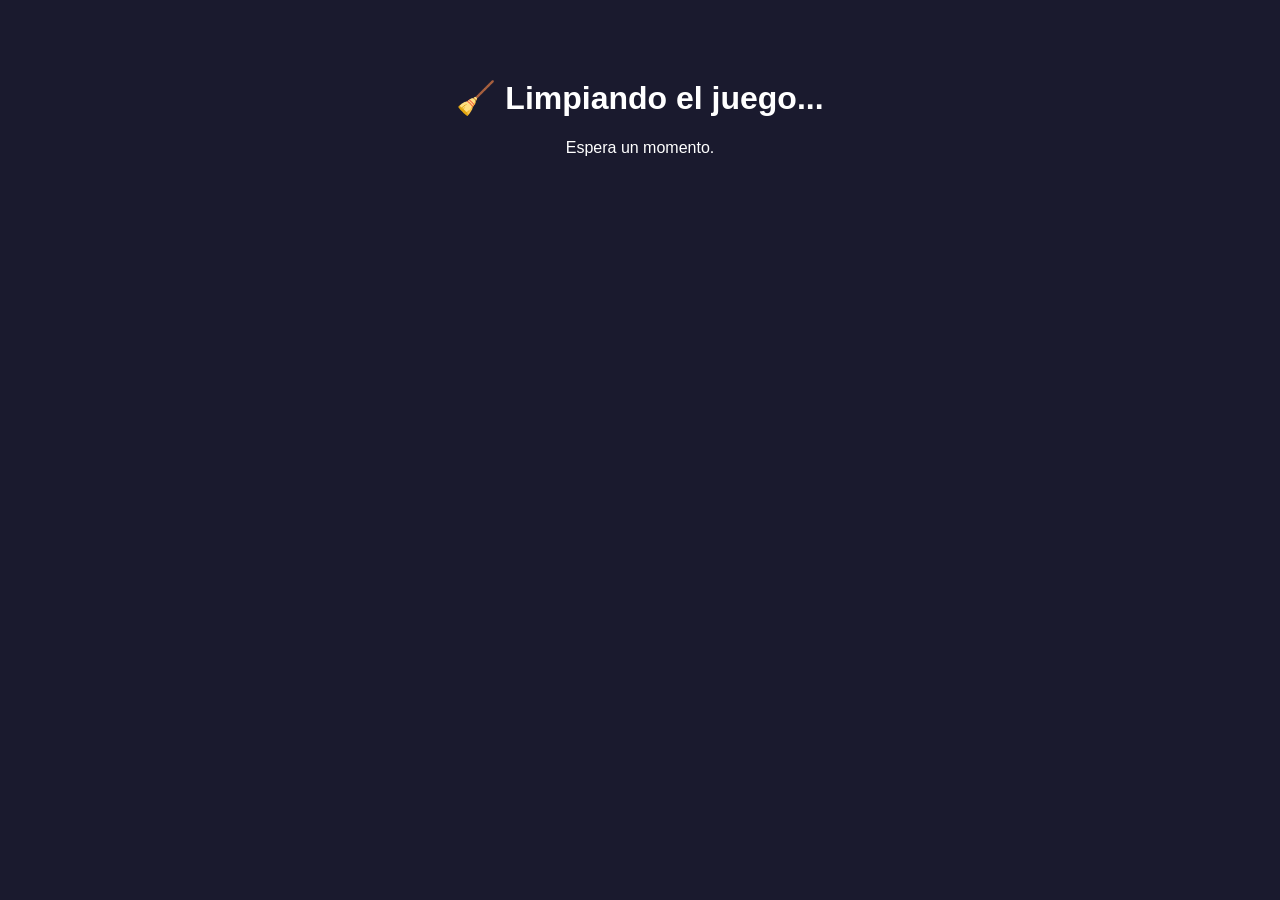
<file: limpiar.html>
<!DOCTYPE html>
<html lang="es">
<head>
  <meta charset="UTF-8">
  <title>Limpiar juego</title>
</head>
<body style="background:#1a1a2e; color:white; font-family:sans-serif; text-align:center; padding:50px;">
  <h1>🧹 Limpiando el juego...</h1>
  <p>Espera un momento.</p>
  <script>
    localStorage.clear();
    setTimeout(() => {
      window.location.href = 'index.html';
    }, 1500);
  </script>
</body>
</html>
</file>
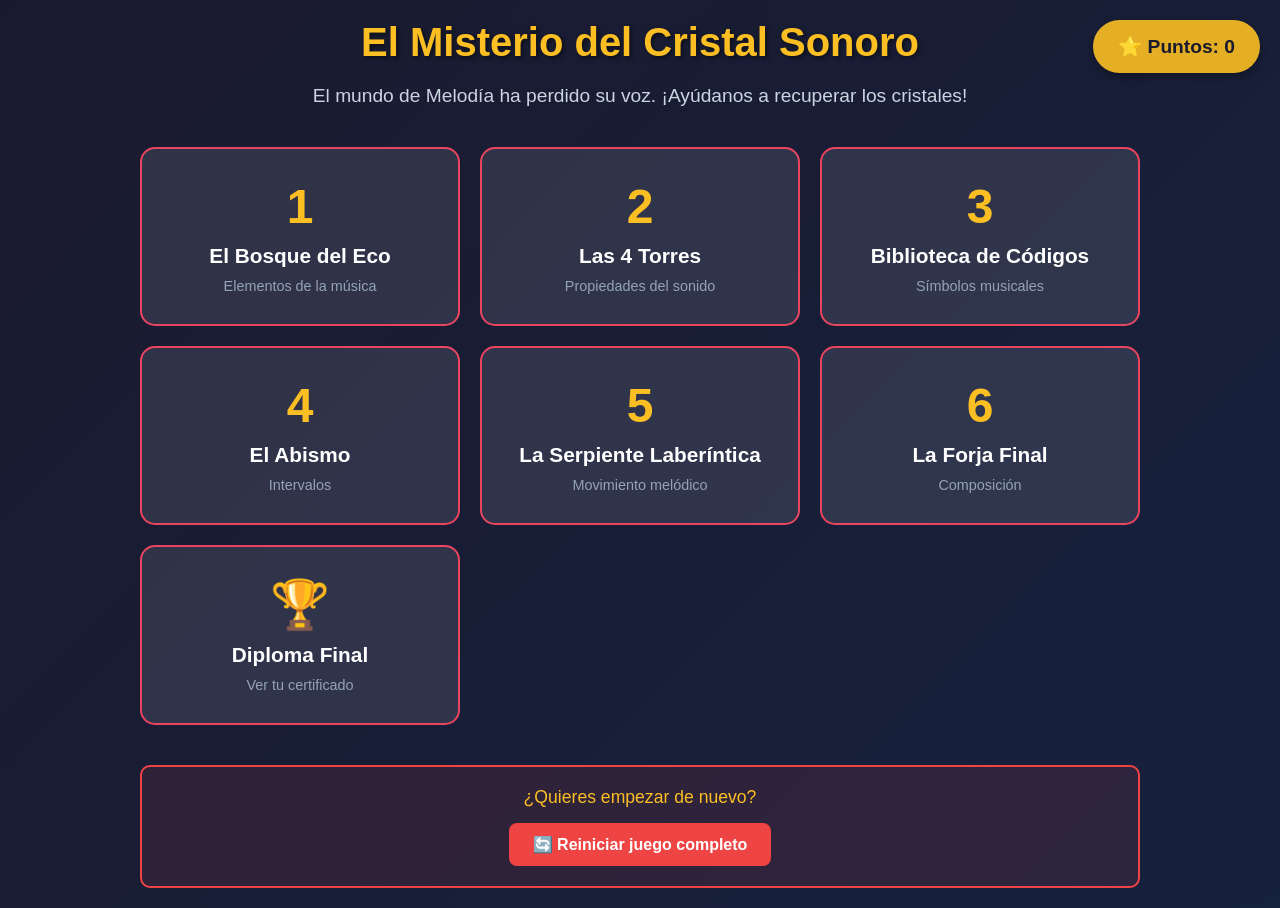
<file: menu.html>
<!DOCTYPE html>
<html lang="es">
<head>
  <meta charset="UTF-8">
  <title>🎵 El Misterio del Cristal Sonoro</title>
  <link rel="stylesheet" href="estilo.css">
</head>
<body>
  <div class="puntos">⭐ Puntos: <span id="puntos-totales">0</span></div>
  
  <div class="contenedor">
    <h1> El Misterio del Cristal Sonoro</h1>
    <p class="intro">El mundo de Melodía ha perdido su voz. ¡Ayúdanos a recuperar los cristales!</p>
    
    <div class="niveles">
      <a href="nivel1.html" class="nivel">
        <div class="nivel-numero">1</div>
        <div class="nivel-titulo">El Bosque del Eco</div>
        <div class="nivel-desc">Elementos de la música</div>
      </a>
      
      <a href="nivel2.html" class="nivel">
        <div class="nivel-numero">2</div>
        <div class="nivel-titulo">Las 4 Torres</div>
        <div class="nivel-desc">Propiedades del sonido</div>
      </a>
      
      <a href="nivel3.html" class="nivel">
        <div class="nivel-numero">3</div>
        <div class="nivel-titulo">Biblioteca de Códigos</div>
        <div class="nivel-desc">Símbolos musicales</div>
      </a>
      
      <a href="nivel4.html" class="nivel">
        <div class="nivel-numero">4</div>
        <div class="nivel-titulo">El Abismo</div>
        <div class="nivel-desc">Intervalos</div>
      </a>
      
      <a href="nivel5.html" class="nivel">
        <div class="nivel-numero">5</div>
        <div class="nivel-titulo">La Serpiente Laberíntica</div>
        <div class="nivel-desc">Movimiento melódico</div>
      </a>
      
      <a href="nivel6.html" class="nivel">
        <div class="nivel-numero">6</div>
        <div class="nivel-titulo">La Forja Final</div>
        <div class="nivel-desc">Composición</div>
      </a>

      <a href="nivel7.html" class="nivel">
        <div class="nivel-numero">🏆</div>
        <div class="nivel-titulo">Diploma Final</div>
        <div class="nivel-desc">Ver tu certificado</div>
      </a>
    </div>

    <!-- Botón de reinicio más visible -->
    <div style="margin-top: 40px; text-align: center; padding: 20px; background: rgba(239, 68, 68, 0.1); border-radius: 10px; border: 2px solid #ef4444;">
      <p style="color: #fbbf24; font-size: 1.1em; margin-bottom: 15px;">¿Quieres empezar de nuevo?</p>
      <button onclick="if(confirm('️ ¿Seguro que quieres reiniciar todo el juego? Se borrarán todos tus puntos y progreso.')) { localStorage.clear(); location.reload(); }" 
              style="background: #ef4444; color: white; border: none; padding: 12px 24px; border-radius: 8px; cursor: pointer; font-size: 1em; font-weight: bold;">
        🔄 Reiniciar juego completo
      </button>
    </div>
  </div>

  <script>
    let puntosTotales = localStorage.getItem('puntosMusica1') || 0;
    document.getElementById('puntos-totales').textContent = puntosTotales;
  </script>
</body>
</html>
</file>
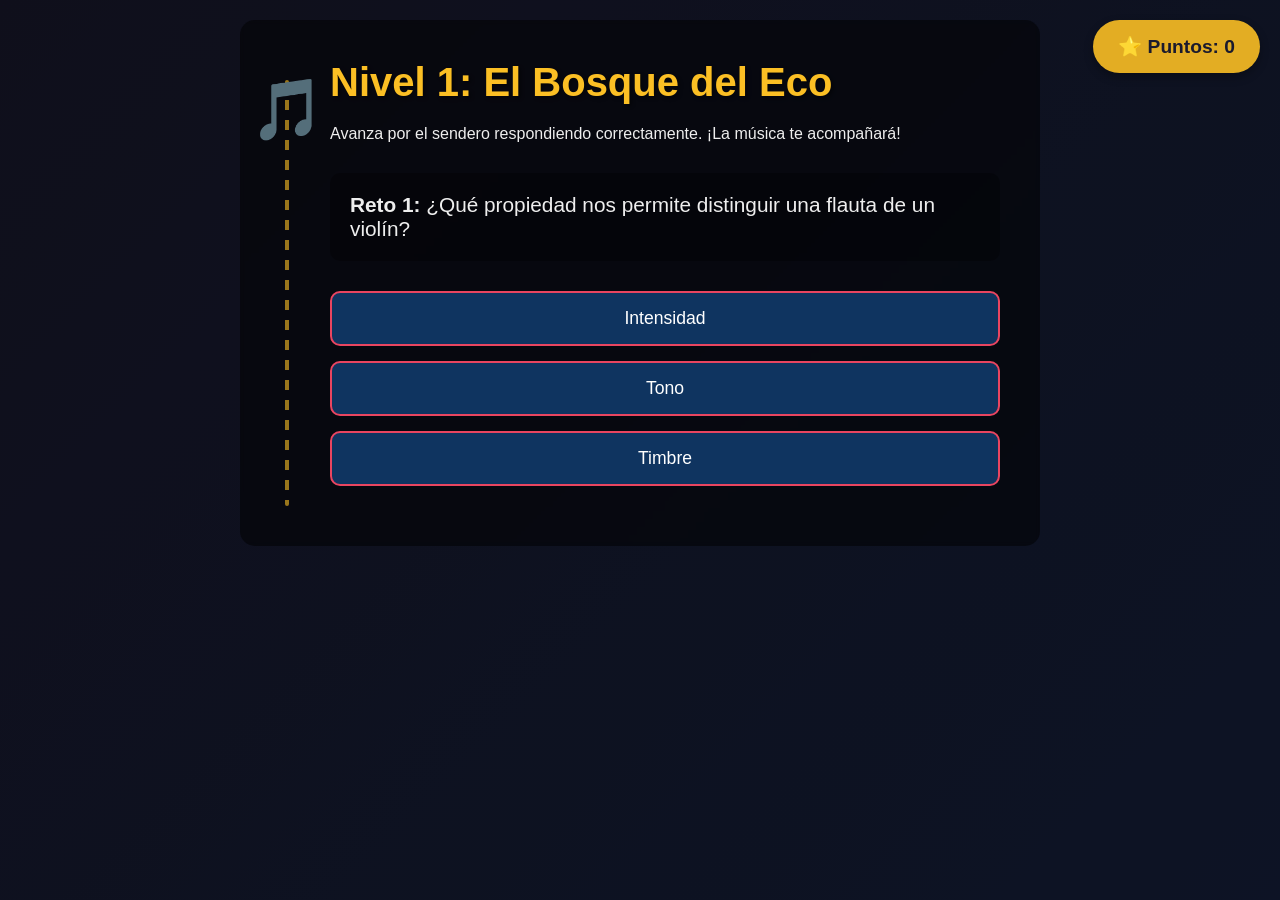
<file: nivel1.html>
<!DOCTYPE html>
<html lang="es">
<head>
  <meta charset="UTF-8">
  <title>Nivel 1 - El Bosque del Eco</title>
  <link rel="stylesheet" href="estilo.css">
</head>
<body>
  <div class="fondo-parallax fondo-bosque-bg" id="fondo-parallax"></div>
  
  <div class="puntos">⭐ Puntos: <span id="puntos">0</span></div>

  <div class="nivel-contenido">
    <div class="sendero"></div>
    <div class="avatar-container" id="avatar-container">
      <div class="avatar-bubble" id="avatar-bubble">¡Comencemos el camino!</div>
      <div class="avatar" id="avatar">🎵</div>
    </div>

    <h1> Nivel 1: El Bosque del Eco</h1>
    <p>Avanza por el sendero respondiendo correctamente. ¡La música te acompañará!</p>
    
    <div id="contenedor-preguntas"></div>

    <div id="bloque-final" class="oculto botones">
      <a href="index.html" class="btn btn-volver">← Volver al mapa</a>
      <a href="nivel2.html" class="btn btn-siguiente">¡Nivel Completado! Ir al Nivel 2 →</a>
    </div>
  </div>

  <script>
    const nivelActual = 1;
    const enlaceClassroom = "https://docs.google.com/presentation/d/1QeNvuWxr3uY22ZMqM5e7ix5_cKOWiF06-I0p5a7ZX48/edit?usp=sharing";
    
    const banco = [
      {id: '1_1', p: '¿Cuáles son los tres elementos fundamentales de la música?', c: 'Sonido, Ritmo, Estructura', i1: 'Melodía, Armonía, Ritmo', i2: 'Tono, Timbre, Intensidad'},
      {id: '1_2', p: '¿Qué elemento se refiere a la organización del tiempo?', c: 'Ritmo', i1: 'Melodía', i2: 'Armonía'},
      {id: '1_3', p: 'La forma A-B-A es un ejemplo de:', c: 'Estructura musical', i1: 'Ritmo', i2: 'Timbre'},
      {id: '1_4', p: '¿Qué propiedad nos permite distinguir una flauta de un violín?', c: 'Timbre', i1: 'Tono', i2: 'Intensidad'},
      {id: '1_5', p: '¿Qué indica el símbolo "pp"?', c: 'Pianissimo (muy suave)', i1: 'Forte (fuerte)', i2: 'Mezzo forte'},
      {id: '1_6', p: '¿Cuál es la propiedad del sonido que se percibe mediante vibraciones?', c: 'Sonido', i1: 'Ritmo', i2: 'Melodía'},
      {id: '1_7', p: 'La melodía y la armonía son parte de:', c: 'Sonido', i1: 'Ritmo', i2: 'Estructura'},
      {id: '1_8', p: 'Es la manera en que se organiza la música:', c: 'Estructura', i1: 'Ritmo', i2: 'Sonido'},
      {id: '1_9', p: '¿Cómo se llama la música que no tiene sonido?', c: 'No existe', i1: 'Se llama silencio', i2: 'Se llama amusia'}
    ];

    let puntos = parseInt(localStorage.getItem('puntosMusica1') || '0');
    document.getElementById('puntos').textContent = puntos;

    let seleccionadas = JSON.parse(localStorage.getItem(`n${nivelActual}_sel`) || 'null');
    if (!seleccionadas) {
      seleccionadas = [...banco].sort(() => 0.5 - Math.random()).slice(0, 3).map(q => q.id);
      localStorage.setItem(`n${nivelActual}_sel`, JSON.stringify(seleccionadas));
    }

    let respondidas = JSON.parse(localStorage.getItem(`n${nivelActual}_resp`) || '[]');
    let intentosSesion = {};

    const contenedor = document.getElementById('contenedor-preguntas');
    let ultimaPreguntaRespondida = 0;

    seleccionadas.forEach((id, idx) => {
      const q = banco.find(x => x.id === id);
      const yaRespondida = respondidas.includes(id);
      const opciones = [q.c, q.i1, q.i2].sort(() => 0.5 - Math.random());

      let opcionesHTML = '';
      opciones.forEach(op => {
        const esCorrecta = (op === q.c);
        const clase = yaRespondida && esCorrecta ? 'opcion correcta' : 'opcion';
        const disabled = yaRespondida ? 'disabled' : '';
        opcionesHTML += `<button class="${clase}" onclick="verificar(this, ${esCorrecta}, ${idx+1}, '${id}')" ${disabled}>${op}</button>`;
      });

      const div = document.createElement('div');
      div.id = `bloque-pregunta-${idx+1}`;
      div.className = (idx === 0 || yaRespondida) ? '' : 'oculto';
      div.innerHTML = `
        <div class="pregunta"><strong>Reto ${idx+1}:</strong> ${q.p}</div>
        <div class="opciones">${opcionesHTML}</div>
        <div id="mensaje${idx+1}" class="mensaje ${yaRespondida ? 'exito' : ''}">${yaRespondida ? '✅ ¡Ya completado!' : ''}</div>
      `;
      contenedor.appendChild(div);
      
      if (yaRespondida) ultimaPreguntaRespondida = idx + 1;
    });

    setTimeout(() => {
      const avatarContainer = document.getElementById('avatar-container');
      if (ultimaPreguntaRespondida > 0) {
        const bloque = document.getElementById(`bloque-pregunta-${ultimaPreguntaRespondida}`);
        if (bloque) avatarContainer.style.top = (bloque.offsetTop - 10) + 'px';
      }
      
      const todasRespondidas = seleccionadas.every(selId => respondidas.includes(selId));
      if (todasRespondidas) {
        document.getElementById('bloque-final').classList.remove('oculto');
        const bloqueFinal = document.getElementById('bloque-final');
        avatarContainer.style.top = (bloqueFinal.offsetTop - 10) + 'px';
      }
      actualizarFondo();
    }, 300);

    function moverAvatarA(bloqueId) {
      const avatarContainer = document.getElementById('avatar-container');
      const bloque = document.getElementById(bloqueId);
      const bubble = document.getElementById('avatar-bubble');
      avatarContainer.classList.add('caminando');
      bubble.textContent = 'Caminando al siguiente reto...';
      bubble.classList.add('show');
      setTimeout(() => {
        const nuevaPosicion = bloque.offsetTop - 10; 
        avatarContainer.style.top = nuevaPosicion + 'px';
        actualizarFondo();
        setTimeout(() => {
          avatarContainer.classList.remove('caminando');
          bubble.textContent = '¡Llegamos! ¿Listo?';
          setTimeout(() => bubble.classList.remove('show'), 2000);
        }, 1500);
      }, 100);
    }

    function verificar(boton, esCorrecta, numPregunta, idPregunta) {
      intentosSesion[idPregunta] = (intentosSesion[idPregunta] || 0) + 1;
      const mensaje = document.getElementById(`mensaje${numPregunta}`);
      const opciones = boton.parentElement.querySelectorAll('.opcion');
      const avatar = document.getElementById('avatar');
      const bubble = document.getElementById('avatar-bubble');
      const q = banco.find(x => x.id === idPregunta);

      if (esCorrecta) {
        boton.classList.add('correcta');
        mensaje.className = 'mensaje exito';
        mensaje.innerHTML = '✅ ¡Correcto! +10 puntos';
        
        if (!respondidas.includes(idPregunta)) {
          puntos += 10;
          respondidas.push(idPregunta);
          localStorage.setItem('puntosMusica1', puntos);
          localStorage.setItem(`n${nivelActual}_resp`, JSON.stringify(respondidas));
          document.getElementById('puntos').textContent = puntos;
        }

        avatar.classList.add('happy');
        bubble.textContent = '¡Excelente! ';
        bubble.classList.add('show');
        setTimeout(() => { avatar.classList.remove('happy'); bubble.classList.remove('show'); }, 2000);
        opciones.forEach(op => op.disabled = true);

        const todasRespondidas = seleccionadas.every(selId => respondidas.includes(selId));
        if (todasRespondidas) {
          document.getElementById('bloque-final').classList.remove('oculto');
          moverAvatarA('bloque-final');
        } else {
          document.getElementById(`bloque-pregunta-${numPregunta+1}`).classList.remove('oculto');
          moverAvatarA(`bloque-pregunta-${numPregunta+1}`);
        }
      } else {
        boton.classList.add('incorrecta');
        boton.disabled = true;

        if (intentosSesion[idPregunta] >= 2) {
          mensaje.className = 'mensaje error';
          mensaje.innerHTML = `⚠️ Necesitas un repaso. <br><a href="${enlaceClassroom}" target="_blank" style="color:#fbbf24; text-decoration:underline; font-weight:bold;">📚 Haz clic aquí para revisar el material</a>.<br><em>(Respuesta correcta marcada en verde).</em>`;
          if (!respondidas.includes(idPregunta)) {
            respondidas.push(idPregunta);
            localStorage.setItem(`n${nivelActual}_resp`, JSON.stringify(respondidas));
          }
          opciones.forEach(op => {
            op.disabled = true;
            if (op.textContent === q.c) op.classList.add('correcta');
          });
          
          const todasRespondidas = seleccionadas.every(selId => respondidas.includes(selId));
          if (todasRespondidas) {
            document.getElementById('bloque-final').classList.remove('oculto');
            moverAvatarA('bloque-final');
          } else {
            document.getElementById(`bloque-pregunta-${numPregunta+1}`).classList.remove('oculto');
            moverAvatarA(`bloque-pregunta-${numPregunta+1}`);
          }
        } else {
          mensaje.className = 'mensaje error';
          mensaje.innerHTML = '❌ Incorrecto. ¡Observa bien y elige otra opción!';
        }

        avatar.classList.add('sad');
        bubble.textContent = '¡Tú puedes! Revisa bien las opciones';
        bubble.classList.add('show');
        setTimeout(() => { avatar.classList.remove('sad'); bubble.classList.remove('show'); }, 2500);
      }
    }

    function actualizarFondo() {
      const avatar = document.getElementById('avatar-container');
      const fondo = document.getElementById('fondo-parallax');
      if (avatar && fondo) {
        const posicionAvatar = avatar.offsetTop;
        const desplazamiento = -(posicionAvatar * 0.3);
        fondo.style.transform = `translateY(${desplazamiento}px)`;
      }
    }
    window.addEventListener('load', actualizarFondo);
    window.addEventListener('resize', actualizarFondo);
  </script>
</body>
</html>
</file>
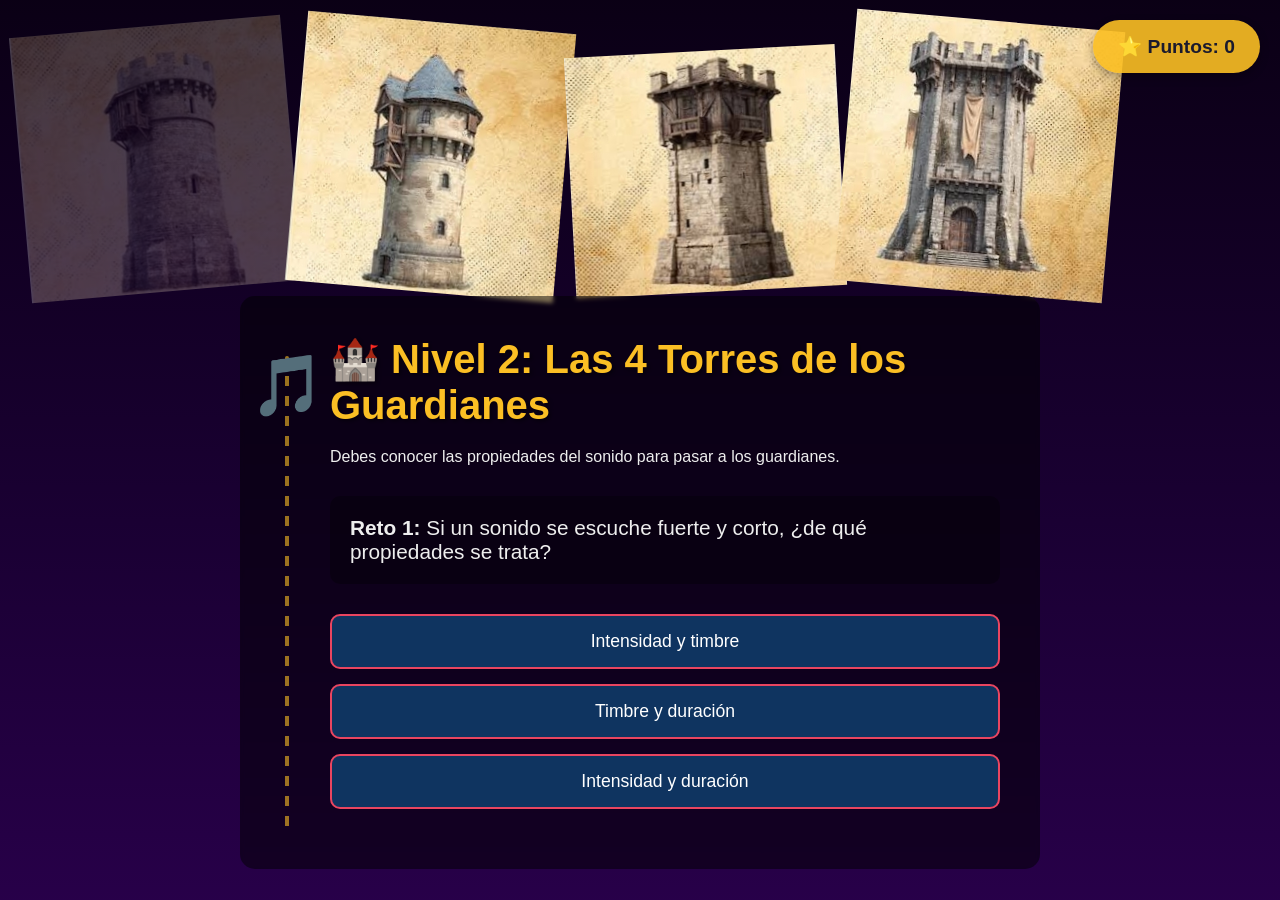
<file: nivel2.html>
<!DOCTYPE html>
<html lang="es">
<head>
  <meta charset="UTF-8">
  <title>Nivel 2 - Las 4 Torres</title>
  <link rel="stylesheet" href="estilo.css">
</head>
<body>
  <div class="fondo-parallax fondo-torres-bg" id="fondo-parallax"></div>
  
  <div class="puntos">⭐ Puntos: <span id="puntos">0</span></div>
  
  <!-- Torres FUERA del contenedor para que sean fondo -->
  <img src="torre1.jpg" alt="Torre 1" class="torre torre-1 visible" id="torre-1">
  <img src="torre2.jpg" alt="Torre 2" class="torre torre-2" id="torre-2">
  <img src="torre3.jpg" alt="Torre 3" class="torre torre-3" id="torre-3">
  <img src="torre4.jpg" alt="Torre 4" class="torre torre-4" id="torre-4">
  
  <div class="nivel-contenido">
    <div class="sendero"></div>
    
    <div class="avatar-container" id="avatar-container">
      <div class="avatar-bubble" id="avatar-bubble">¡Llegamos a las Torres!</div>
      <div class="avatar" id="avatar">🎵</div>
    </div>
    
    <h1>🏰 Nivel 2: Las 4 Torres de los Guardianes</h1>
    <p>Debes conocer las propiedades del sonido para pasar a los guardianes.</p>
    
    <div id="contenedor-preguntas"></div>
    
    <div id="bloque-final" class="oculto botones">
      <a href="index.html" class="btn btn-volver">← Volver al mapa</a>
      <a href="nivel3.html" class="btn btn-siguiente">¡Nivel Completado! Ir al Nivel 3 →</a>
    </div>
  </div>

  <script>
    // ... (todo el JavaScript se mantiene igual) ...
    const nivelActual = 2;
    const enlaceClassroom = "https://docs.google.com/presentation/d/1QeNvuWxr3uY22ZMqM5e7ix5_cKOWiF06-I0p5a7ZX48/edit?usp=sharing";
    const banco = [
      {id: '2_1', p: '¿Cuáles son las 4 propiedades del sonido?', c: 'Tono, timbre, intensidad y duración', i1: 'Melodía, armonía, tono y estructura', i2: 'Tono, Timbre, Intensidad y ritmo'},
      {id: '2_2', p: 'Es la propiedad del sonido que nos ayuda a identificar sonidos graves de agudos:', c: 'Tono', i1: 'Timbre', i2: 'Intensidad'},
      {id: '2_3', p: 'Es la propiedad del sonido que nos ayuda a identificar sonidos fuertes de quedos:', c: 'Intensidad', i1: 'Tono', i2: 'Timbre'},
      {id: '2_4', p: '¿Qué propiedad nos permite distinguir una flauta de un violín?', c: 'Timbre', i1: 'Tono', i2: 'Intensidad'},
      {id: '2_5', p: 'Si un sonido se escuche fuerte y corto, ¿de qué propiedades se trata?', c: 'Intensidad y duración', i1: 'Intensidad y timbre', i2: 'Timbre y duración'},
      {id: '2_6', p: 'Si un sonido se escucha corto y agudo, ¿de qué propiedades se trata?', c: 'Duración y tono', i1: 'Tono e intensidad', i2: 'Intensidad y timbre'}
    ];

    let puntos = parseInt(localStorage.getItem('puntosMusica1') || '0');
    document.getElementById('puntos').textContent = puntos;

    let seleccionadas = JSON.parse(localStorage.getItem(`n${nivelActual}_sel`) || 'null');
    if (!seleccionadas) {
      seleccionadas = [...banco].sort(() => 0.5 - Math.random()).slice(0, 3).map(q => q.id);
      localStorage.setItem(`n${nivelActual}_sel`, JSON.stringify(seleccionadas));
    }

    let respondidas = JSON.parse(localStorage.getItem(`n${nivelActual}_resp`) || '[]');
    let intentosSesion = {};

    const contenedor = document.getElementById('contenedor-preguntas');
    let ultimaPreguntaRespondida = 0;

    seleccionadas.forEach((id, idx) => {
      const q = banco.find(x => x.id === id);
      const yaRespondida = respondidas.includes(id);
      const opciones = [q.c, q.i1, q.i2].sort(() => 0.5 - Math.random());
      let opcionesHTML = '';
      opciones.forEach(op => {
        const esCorrecta = (op === q.c);
        const clase = yaRespondida && esCorrecta ? 'opcion correcta' : 'opcion';
        opcionesHTML += `<button class="${clase}" onclick="verificar(this, ${esCorrecta}, ${idx+1}, '${id}')" ${yaRespondida ? 'disabled' : ''}>${op}</button>`;
      });
      const div = document.createElement('div');
      div.id = `bloque-pregunta-${idx+1}`;
      div.className = (idx === 0 || yaRespondida) ? '' : 'oculto';
      div.innerHTML = `<div class="pregunta"><strong>Reto ${idx+1}:</strong> ${q.p}</div><div class="opciones">${opcionesHTML}</div><div id="mensaje${idx+1}" class="mensaje ${yaRespondida ? 'exito' : ''}">${yaRespondida ? '✅ ¡Ya completado!' : ''}</div>`;
      contenedor.appendChild(div);
      if (yaRespondida) ultimaPreguntaRespondida = idx + 1;
    });

    function actualizarTorres() {
      const torres = [
        document.getElementById('torre-1'),
        document.getElementById('torre-2'),
        document.getElementById('torre-3'),
        document.getElementById('torre-4')
      ];
      torres.forEach((torre, idx) => {
        if (idx <= ultimaPreguntaRespondida) {
          torre.classList.add('visible');
        } else {
          torre.classList.remove('visible');
        }
      });
    }

    setTimeout(() => {
      const avatarContainer = document.getElementById('avatar-container');
      if (ultimaPreguntaRespondida > 0) {
        const bloque = document.getElementById(`bloque-pregunta-${ultimaPreguntaRespondida}`);
        if (bloque) avatarContainer.style.top = (bloque.offsetTop - 10) + 'px';
      }
      const todasRespondidas = seleccionadas.every(selId => respondidas.includes(selId));
      if (todasRespondidas) {
        document.getElementById('bloque-final').classList.remove('oculto');
        const bloqueFinal = document.getElementById('bloque-final');
        avatarContainer.style.top = (bloqueFinal.offsetTop - 10) + 'px';
        ultimaPreguntaRespondida = 3;
      }
      actualizarTorres();
      actualizarFondo();
    }, 300);

    function moverAvatarA(bloqueId, torreNumero) {
      const avatarContainer = document.getElementById('avatar-container');
      const bloque = document.getElementById(bloqueId);
      const bubble = document.getElementById('avatar-bubble');
      avatarContainer.classList.add('caminando');
      bubble.textContent = 'Caminando a la siguiente torre...';
      bubble.classList.add('show');
      setTimeout(() => {
        avatarContainer.style.top = (bloque.offsetTop - 10) + 'px';
        actualizarFondo();
        setTimeout(() => { 
          avatarContainer.classList.remove('caminando'); 
          bubble.textContent = '¡Llegamos!'; 
          setTimeout(() => bubble.classList.remove('show'), 2000); 
        }, 1500);
      }, 100);
      setTimeout(() => {
        const torre = document.getElementById(`torre-${torreNumero}`);
        if (torre) torre.classList.add('visible');
      }, 1500);
    }

    function verificar(boton, esCorrecta, numPregunta, idPregunta) {
      intentosSesion[idPregunta] = (intentosSesion[idPregunta] || 0) + 1;
      const mensaje = document.getElementById(`mensaje${numPregunta}`);
      const opciones = boton.parentElement.querySelectorAll('.opcion');
      const avatar = document.getElementById('avatar');
      const bubble = document.getElementById('avatar-bubble');
      const q = banco.find(x => x.id === idPregunta);

      if (esCorrecta) {
        boton.classList.add('correcta');
        mensaje.className = 'mensaje exito';
        mensaje.innerHTML = '✅ ¡Correcto! +10 puntos';
        if (!respondidas.includes(idPregunta)) {
          puntos += 10;
          respondidas.push(idPregunta);
          localStorage.setItem('puntosMusica1', puntos);
          localStorage.setItem(`n${nivelActual}_resp`, JSON.stringify(respondidas));
          document.getElementById('puntos').textContent = puntos;
        }
        avatar.classList.add('happy');
        bubble.textContent = '¡Excelente!';
        bubble.classList.add('show');
        setTimeout(() => { avatar.classList.remove('happy'); bubble.classList.remove('show'); }, 2000);
        opciones.forEach(op => op.disabled = true);
        const todas = seleccionadas.every(selId => respondidas.includes(selId));
        if (todas) {
          document.getElementById('bloque-final').classList.remove('oculto');
          ultimaPreguntaRespondida = 3;
          actualizarTorres();
          moverAvatarA('bloque-final', 4);
        } else {
          document.getElementById(`bloque-pregunta-${numPregunta+1}`).classList.remove('oculto');
          ultimaPreguntaRespondida = numPregunta;
          actualizarTorres();
          moverAvatarA(`bloque-pregunta-${numPregunta+1}`, numPregunta + 1);
        }
      } else {
        boton.classList.add('incorrecta');
        boton.disabled = true;
        if (intentosSesion[idPregunta] >= 2) {
          mensaje.className = 'mensaje error';
          mensaje.innerHTML = `⚠️ Necesitas un repaso. <br><a href="${enlaceClassroom}" target="_blank" style="color:#fbbf24; text-decoration:underline; font-weight:bold;">📚 Haz clic aquí para revisar el material</a>.`;
          if (!respondidas.includes(idPregunta)) {
            respondidas.push(idPregunta);
            localStorage.setItem(`n${nivelActual}_resp`, JSON.stringify(respondidas));
          }
          opciones.forEach(op => { op.disabled = true; if (op.textContent === q.c) op.classList.add('correcta'); });
          const todas = seleccionadas.every(selId => respondidas.includes(selId));
          if (todas) {
            document.getElementById('bloque-final').classList.remove('oculto');
            ultimaPreguntaRespondida = 3;
            actualizarTorres();
            moverAvatarA('bloque-final', 4);
          } else {
            document.getElementById(`bloque-pregunta-${numPregunta+1}`).classList.remove('oculto');
            ultimaPreguntaRespondida = numPregunta;
            actualizarTorres();
            moverAvatarA(`bloque-pregunta-${numPregunta+1}`, numPregunta + 1);
          }
        } else {
          mensaje.className = 'mensaje error';
          mensaje.innerHTML = '❌ Incorrecto. ¡Elige otra opción!';
        }
        avatar.classList.add('sad');
        bubble.textContent = '¡Tú puedes!';
        bubble.classList.add('show');
        setTimeout(() => { avatar.classList.remove('sad'); bubble.classList.remove('show'); }, 2500);
      }
    }

    function actualizarFondo() {
      const avatar = document.getElementById('avatar-container');
      const fondo = document.getElementById('fondo-parallax');
      if (avatar && fondo) {
        const posicionAvatar = avatar.offsetTop;
        const desplazamiento = -(posicionAvatar * 0.3);
        fondo.style.transform = `translateY(${desplazamiento}px)`;
      }
    }
    window.addEventListener('load', actualizarFondo);
    window.addEventListener('resize', actualizarFondo);
  </script>
</body>
</html>
</file>
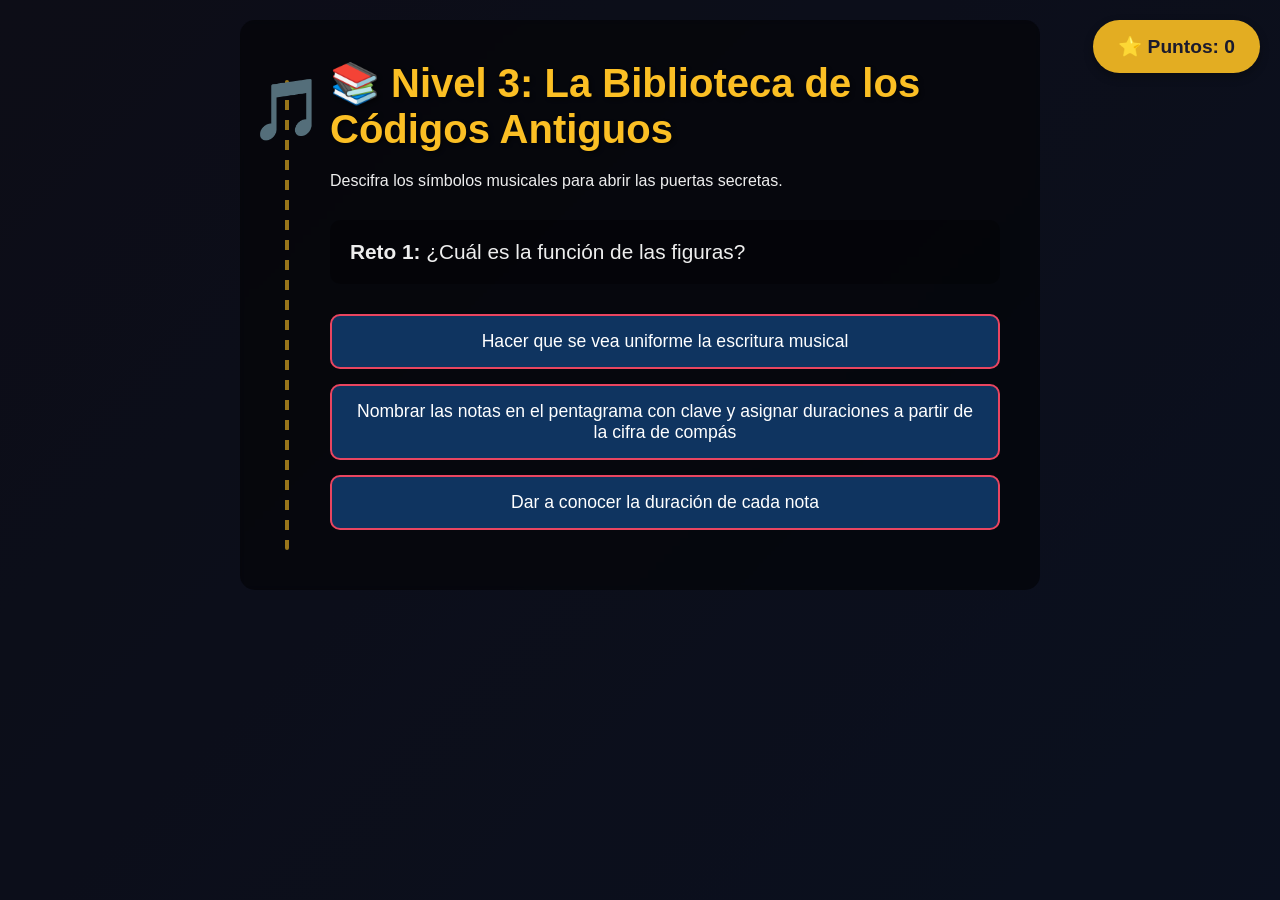
<file: nivel3.html>
<!DOCTYPE html>
<html lang="es">
<head>
  <meta charset="UTF-8">
  <title>Nivel 3 - Biblioteca de Códigos</title>
  <link rel="stylesheet" href="estilo.css">
</head>
<body>
  <div class="fondo-parallax fondo-biblioteca-bg" id="fondo-parallax"></div>
  
  <div class="puntos">⭐ Puntos: <span id="puntos">0</span></div>
  <div class="nivel-contenido">
    <div class="sendero"></div>
    <div class="avatar-container" id="avatar-container">
      <div class="avatar-bubble" id="avatar-bubble">¡Descifremos los códigos!</div>
      <div class="avatar" id="avatar">🎵</div>
    </div>
    <h1>📚 Nivel 3: La Biblioteca de los Códigos Antiguos</h1>
    <p>Descifra los símbolos musicales para abrir las puertas secretas.</p>
    <div id="contenedor-preguntas"></div>
    <div id="bloque-final" class="oculto botones">
      <a href="index.html" class="btn btn-volver">← Volver al mapa</a>
      <a href="nivel4.html" class="btn btn-siguiente">¡Nivel Completado! Ir al Nivel 4 →</a>
    </div>
  </div>

  <script>
    const nivelActual = 3;
    const enlaceClassroom = "https://docs.google.com/presentation/d/1QeNvuWxr3uY22ZMqM5e7ix5_cKOWiF06-I0p5a7ZX48/edit?usp=sharing";
    const banco = [
      {id: '3_1', p: '¿Cuál es la función de las figuras?', c: 'Nombrar las notas en el pentagrama con clave y asignar duraciones a partir de la cifra de compás', i1: 'Hacer que se vea uniforme la escritura musical', i2: 'Dar a conocer la duración de cada nota'},
      {id: '3_2', p: '¿Cómo se llama una nota escrita en la segunda línea del pentagrama con clave de Sol?', c: 'Sol', i1: 'Do', i2: 'Fa'},
      {id: '3_3', p: 'Los reguladores sirven para', c: 'Incrementar o disminuir paulatinamente la intensidad del sonido', i1: 'Incrementar o disminuir paulatinamente la duración del sonido', i2: 'Incrementar o disminuir paulatinamente el tono del sonido'},
      {id: '3_4', p: '¿Cómo se representa al timbre en una escritura musical?', c: 'Con el nombre del instrumento', i1: 'Con el nombre de la clave', i2: 'Con el nombre de las notas'},
      {id: '3_5', p: 'El nombre de las figuras que tienen más valor es', c: 'El entero', i1: 'El medio', i2: 'El cuarto'},
      {id: '3_6', p: '¿Cómo se indica la intensidad del sonido con símbolos musicales?', c: 'pp, mp, p, mf, f, ff y reguladores', i1: 'Do5, Do6 y Do7', i2: 'Con el nombre del instrumento'},
      {id: '3_7', p: 'El pentagrama, la clave y las figuras son símbolos de:', c: 'Tono', i1: 'Timbre', i2: 'Duración'},
      {id: '3_8', p: 'La cifra de compás y las figuras son símbolos de:', c: 'Duración', i1: 'Tono', i2: 'Intensidad'},
      {id: '3_9', p: '¿Cuál es la función de la clave?', c: 'Dar nombre de nota a cada línea y espacio del pentagrama', i1: 'Comenzar a escribir una melodía', i2: 'Dar a conocer la duración de cada figura'},
      {id: '3_10', p: '¿Cuál es la función de la cifra de compás?', c: 'Indicar cuántos tiempos debe tener cada compás y la figura que debe de durar un tiempo', i1: 'Indicar cuántas notas debe de tener cada compás', i2: 'Indicar cuántos tiempo debe durar cada nota'}
    ];

    let puntos = parseInt(localStorage.getItem('puntosMusica1') || '0');
    document.getElementById('puntos').textContent = puntos;

    let seleccionadas = JSON.parse(localStorage.getItem(`n${nivelActual}_sel`) || 'null');
    if (!seleccionadas) {
      seleccionadas = [...banco].sort(() => 0.5 - Math.random()).slice(0, 3).map(q => q.id);
      localStorage.setItem(`n${nivelActual}_sel`, JSON.stringify(seleccionadas));
    }

    let respondidas = JSON.parse(localStorage.getItem(`n${nivelActual}_resp`) || '[]');
    let intentosSesion = {};

    const contenedor = document.getElementById('contenedor-preguntas');
    let ultimaPreguntaRespondida = 0;

    seleccionadas.forEach((id, idx) => {
      const q = banco.find(x => x.id === id);
      const yaRespondida = respondidas.includes(id);
      const opciones = [q.c, q.i1, q.i2].sort(() => 0.5 - Math.random());
      let opcionesHTML = '';
      opciones.forEach(op => {
        const esCorrecta = (op === q.c);
        const clase = yaRespondida && esCorrecta ? 'opcion correcta' : 'opcion';
        opcionesHTML += `<button class="${clase}" onclick="verificar(this, ${esCorrecta}, ${idx+1}, '${id}')" ${yaRespondida ? 'disabled' : ''}>${op}</button>`;
      });
      const div = document.createElement('div');
      div.id = `bloque-pregunta-${idx+1}`;
      div.className = (idx === 0 || yaRespondida) ? '' : 'oculto';
      div.innerHTML = `<div class="pregunta"><strong>Reto ${idx+1}:</strong> ${q.p}</div><div class="opciones">${opcionesHTML}</div><div id="mensaje${idx+1}" class="mensaje ${yaRespondida ? 'exito' : ''}">${yaRespondida ? '✅ ¡Ya completado!' : ''}</div>`;
      contenedor.appendChild(div);
      if (yaRespondida) ultimaPreguntaRespondida = idx + 1;
    });

    setTimeout(() => {
      const avatarContainer = document.getElementById('avatar-container');
      if (ultimaPreguntaRespondida > 0) {
        const bloque = document.getElementById(`bloque-pregunta-${ultimaPreguntaRespondida}`);
        if (bloque) avatarContainer.style.top = (bloque.offsetTop - 10) + 'px';
      }
      const todasRespondidas = seleccionadas.every(selId => respondidas.includes(selId));
      if (todasRespondidas) {
        document.getElementById('bloque-final').classList.remove('oculto');
        const bloqueFinal = document.getElementById('bloque-final');
        avatarContainer.style.top = (bloqueFinal.offsetTop - 10) + 'px';
      }
      actualizarFondo();
    }, 300);

    function moverAvatarA(bloqueId) {
      const avatarContainer = document.getElementById('avatar-container');
      const bloque = document.getElementById(bloqueId);
      const bubble = document.getElementById('avatar-bubble');
      avatarContainer.classList.add('caminando');
      bubble.textContent = 'Caminando...'; bubble.classList.add('show');
      setTimeout(() => {
        avatarContainer.style.top = (bloque.offsetTop - 10) + 'px';
        actualizarFondo();
        setTimeout(() => { avatarContainer.classList.remove('caminando'); bubble.textContent = '¡Llegamos!'; setTimeout(() => bubble.classList.remove('show'), 2000); }, 1500);
      }, 100);
    }

    function verificar(boton, esCorrecta, numPregunta, idPregunta) {
      intentosSesion[idPregunta] = (intentosSesion[idPregunta] || 0) + 1;
      const mensaje = document.getElementById(`mensaje${numPregunta}`);
      const opciones = boton.parentElement.querySelectorAll('.opcion');
      const avatar = document.getElementById('avatar');
      const bubble = document.getElementById('avatar-bubble');
      const q = banco.find(x => x.id === idPregunta);

      if (esCorrecta) {
        boton.classList.add('correcta'); mensaje.className = 'mensaje exito'; mensaje.innerHTML = '✅ ¡Correcto! +10 puntos';
        if (!respondidas.includes(idPregunta)) {
          puntos += 10;
          respondidas.push(idPregunta);
          localStorage.setItem('puntosMusica1', puntos);
          localStorage.setItem(`n${nivelActual}_resp`, JSON.stringify(respondidas));
          document.getElementById('puntos').textContent = puntos;
        }
        avatar.classList.add('happy'); bubble.textContent = '¡Excelente! 🎉'; bubble.classList.add('show');
        setTimeout(() => { avatar.classList.remove('happy'); bubble.classList.remove('show'); }, 2000);
        opciones.forEach(op => op.disabled = true);
        const todas = seleccionadas.every(selId => respondidas.includes(selId));
        if (todas) {
          document.getElementById('bloque-final').classList.remove('oculto');
          moverAvatarA('bloque-final');
        } else {
          document.getElementById(`bloque-pregunta-${numPregunta+1}`).classList.remove('oculto');
          moverAvatarA(`bloque-pregunta-${numPregunta+1}`);
        }
      } else {
        boton.classList.add('incorrecta'); boton.disabled = true;
        if (intentosSesion[idPregunta] >= 2) {
          mensaje.className = 'mensaje error'; mensaje.innerHTML = `⚠️ Necesitas un repaso. <br><a href="${enlaceClassroom}" target="_blank" style="color:#fbbf24; text-decoration:underline; font-weight:bold;">📚 Haz clic aquí para revisar el material</a>.`;
          if (!respondidas.includes(idPregunta)) {
            respondidas.push(idPregunta);
            localStorage.setItem(`n${nivelActual}_resp`, JSON.stringify(respondidas));
          }
          opciones.forEach(op => { op.disabled = true; if (op.textContent === q.c) op.classList.add('correcta'); });
          const todas = seleccionadas.every(selId => respondidas.includes(selId));
          if (todas) {
            document.getElementById('bloque-final').classList.remove('oculto');
            moverAvatarA('bloque-final');
          } else {
            document.getElementById(`bloque-pregunta-${numPregunta+1}`).classList.remove('oculto');
            moverAvatarA(`bloque-pregunta-${numPregunta+1}`);
          }
        } else {
          mensaje.className = 'mensaje error'; mensaje.innerHTML = '❌ Incorrecto. ¡Elige otra opción!';
        }
        avatar.classList.add('sad'); bubble.textContent = '¡Tú puedes! 💪'; bubble.classList.add('show');
        setTimeout(() => { avatar.classList.remove('sad'); bubble.classList.remove('show'); }, 2500);
      }
    }

    function actualizarFondo() {
      const avatar = document.getElementById('avatar-container');
      const fondo = document.getElementById('fondo-parallax');
      if (avatar && fondo) {
        const posicionAvatar = avatar.offsetTop;
        const desplazamiento = -(posicionAvatar * 0.3);
        fondo.style.transform = `translateY(${desplazamiento}px)`;
      }
    }
    window.addEventListener('load', actualizarFondo);
    window.addEventListener('resize', actualizarFondo);
  </script>
</body>
</html>
</file>
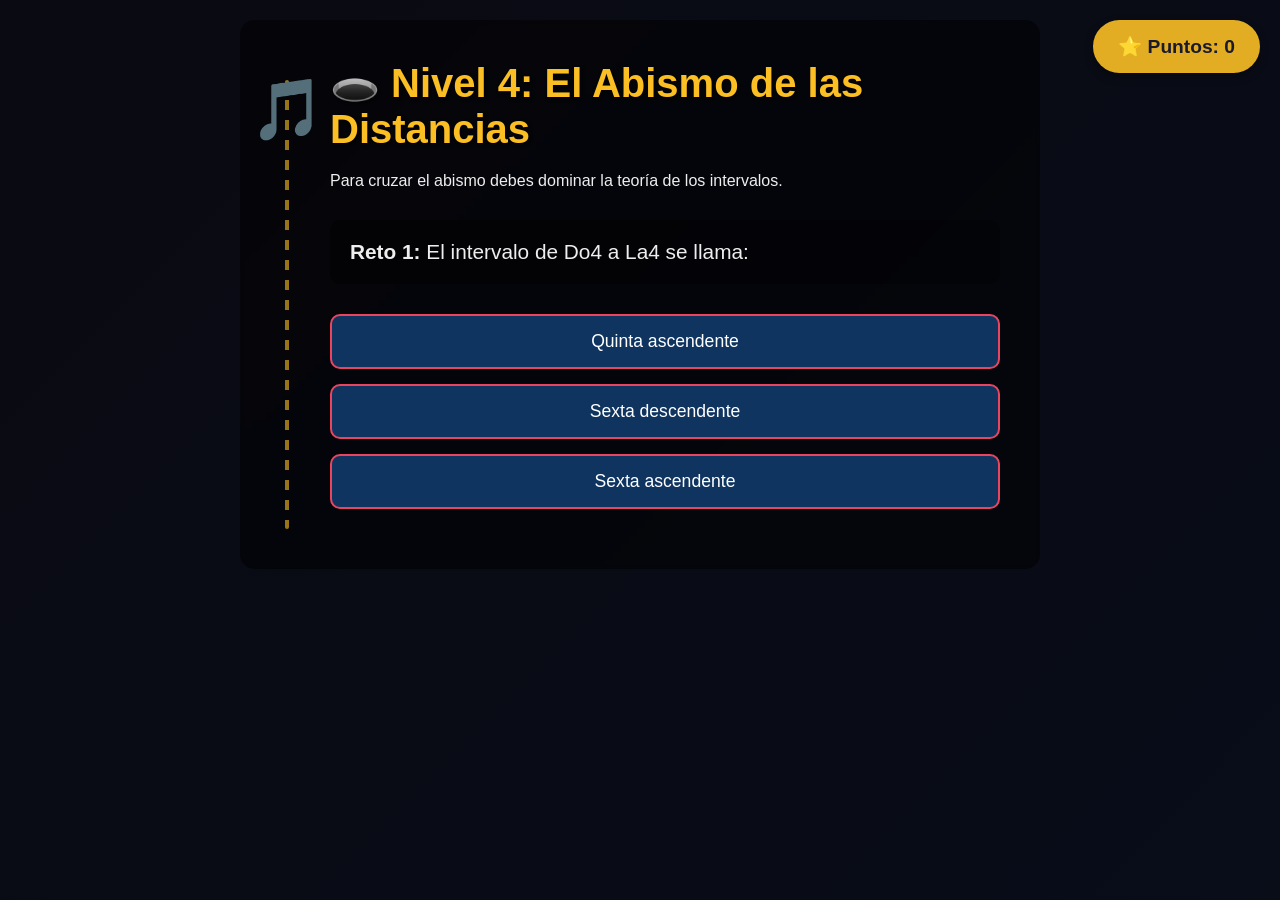
<file: nivel4.html>
<!DOCTYPE html>
<html lang="es">
<head>
  <meta charset="UTF-8">
  <title>Nivel 4 - El Abismo de las Distancias</title>
  <link rel="stylesheet" href="estilo.css">
</head>
<body>
  <div class="fondo-parallax fondo-abismo-bg" id="fondo-parallax"></div>
  
  <div class="puntos">⭐ Puntos: <span id="puntos">0</span></div>
  <div class="nivel-contenido">
    <div class="sendero"></div>
    <div class="avatar-container" id="avatar-container">
      <div class="avatar-bubble" id="avatar-bubble">¡Cuidado con el abismo!</div>
      <div class="avatar" id="avatar">🎵</div>
    </div>
    <h1>🕳️ Nivel 4: El Abismo de las Distancias</h1>
    <p>Para cruzar el abismo debes dominar la teoría de los intervalos.</p>
    <div id="contenedor-preguntas"></div>
    <div id="bloque-final" class="oculto botones">
      <a href="index.html" class="btn btn-volver">← Volver al mapa</a>
      <a href="nivel5.html" class="btn btn-siguiente">¡Nivel Completado! Ir al Nivel 5 →</a>
    </div>
  </div>

  <script>
    const nivelActual = 4;
    const enlaceClassroom = "https://docs.google.com/presentation/d/1QeNvuWxr3uY22ZMqM5e7ix5_cKOWiF06-I0p5a7ZX48/edit?usp=sharing";
    const banco = [
      {id: '4_1', p: '¿Qué son los intervalos?', c: 'La cantidad de notas entre dos de ellas', i1: 'La cantidad de tiempo entre dos de ellas', i2: 'La cantidad de figuras entre dos de ellas'},
      {id: '4_2', p: '¿Cómo se nombra a los intervalos?', c: 'Con números ordinales en femenino', i1: 'Con números romanos en masculino', i2: 'Con números arábigos en femenino'},
      {id: '4_3', p: 'Los reguladores sirven para', c: 'Incrementar o disminuir paulatinamente la intensidad del sonido', i1: 'Incrementar o disminuir paulatinamente la duración del sonido', i2: 'Incrementar o disminuir paulatinamente el tono del sonido'},
      {id: '4_4', p: 'El intervalo de Do4 a La4 se llama:', c: 'Sexta ascendente', i1: 'Sexta descendente', i2: 'Quinta ascendente'},
      {id: '4_5', p: 'Un grado conjunto es:', c: 'Cuando entre dos notas hay un intervalo de segunda', i1: 'Cuando entre dos notas hay un intervalos de tercera', i2: 'Cuando entre dos notas hay un unísono'},
      {id: '4_6', p: 'Un salto o grado disjunto es', c: 'Cuando entre dos notas hay un intervalo mayor al de segunda', i1: 'Cuando entre dos notas hay un intervalo menor al de tercera', i2: 'Cuando entre dos notas hay un intervalo de unísono'},
      {id: '4_7', p: 'La "regla" para hacer una melodía es:', c: 'Después de un salto la siguiente nota debe de ser por grado conjunto y en sentido contrario al salto', i1: 'Después de un grado conjunto la siguiente nota debe de ser por salto en sentido contrario al grado conjunto', i2: 'Después de un salto debe de ser cualquier nota'},
      {id: '4_8', p: 'La secuencia de Mi4, Fa4 y Sol4 ¿cuántos intervalos tiene?', c: 'Grado conjunto', i1: 'Por salto', i2: 'Son unísonos'},
      {id: '4_9', p: 'El intervalo de Sol4 a Si4 es de:', c: 'Tercera ascendente', i1: 'Tercera descendente', i2: 'Cuarta ascendente'},
      {id: '4_10', p: 'Después de ir de Mi4 a Sol4, la siguiente nota debe de ser:', c: 'Fa4', i1: 'Sol4', i2: 'La4'}
    ];

    let puntos = parseInt(localStorage.getItem('puntosMusica1') || '0');
    document.getElementById('puntos').textContent = puntos;

    let seleccionadas = JSON.parse(localStorage.getItem(`n${nivelActual}_sel`) || 'null');
    if (!seleccionadas) {
      seleccionadas = [...banco].sort(() => 0.5 - Math.random()).slice(0, 3).map(q => q.id);
      localStorage.setItem(`n${nivelActual}_sel`, JSON.stringify(seleccionadas));
    }

    let respondidas = JSON.parse(localStorage.getItem(`n${nivelActual}_resp`) || '[]');
    let intentosSesion = {};

    const contenedor = document.getElementById('contenedor-preguntas');
    let ultimaPreguntaRespondida = 0;

    seleccionadas.forEach((id, idx) => {
      const q = banco.find(x => x.id === id);
      const yaRespondida = respondidas.includes(id);
      const opciones = [q.c, q.i1, q.i2].sort(() => 0.5 - Math.random());
      let opcionesHTML = '';
      opciones.forEach(op => {
        const esCorrecta = (op === q.c);
        const clase = yaRespondida && esCorrecta ? 'opcion correcta' : 'opcion';
        opcionesHTML += `<button class="${clase}" onclick="verificar(this, ${esCorrecta}, ${idx+1}, '${id}')" ${yaRespondida ? 'disabled' : ''}>${op}</button>`;
      });
      const div = document.createElement('div');
      div.id = `bloque-pregunta-${idx+1}`;
      div.className = (idx === 0 || yaRespondida) ? '' : 'oculto';
      div.innerHTML = `<div class="pregunta"><strong>Reto ${idx+1}:</strong> ${q.p}</div><div class="opciones">${opcionesHTML}</div><div id="mensaje${idx+1}" class="mensaje ${yaRespondida ? 'exito' : ''}">${yaRespondida ? '✅ ¡Ya completado!' : ''}</div>`;
      contenedor.appendChild(div);
      if (yaRespondida) ultimaPreguntaRespondida = idx + 1;
    });

    setTimeout(() => {
      const avatarContainer = document.getElementById('avatar-container');
      if (ultimaPreguntaRespondida > 0) {
        const bloque = document.getElementById(`bloque-pregunta-${ultimaPreguntaRespondida}`);
        if (bloque) avatarContainer.style.top = (bloque.offsetTop - 10) + 'px';
      }
      const todasRespondidas = seleccionadas.every(selId => respondidas.includes(selId));
      if (todasRespondidas) {
        document.getElementById('bloque-final').classList.remove('oculto');
        const bloqueFinal = document.getElementById('bloque-final');
        avatarContainer.style.top = (bloqueFinal.offsetTop - 10) + 'px';
      }
      actualizarFondo();
    }, 300);

    function moverAvatarA(bloqueId) {
      const avatarContainer = document.getElementById('avatar-container');
      const bloque = document.getElementById(bloqueId);
      const bubble = document.getElementById('avatar-bubble');
      avatarContainer.classList.add('caminando');
      bubble.textContent = 'Caminando...'; bubble.classList.add('show');
      setTimeout(() => {
        avatarContainer.style.top = (bloque.offsetTop - 10) + 'px';
        actualizarFondo();
        setTimeout(() => { avatarContainer.classList.remove('caminando'); bubble.textContent = '¡Llegamos!'; setTimeout(() => bubble.classList.remove('show'), 2000); }, 1500);
      }, 100);
    }

    function verificar(boton, esCorrecta, numPregunta, idPregunta) {
      intentosSesion[idPregunta] = (intentosSesion[idPregunta] || 0) + 1;
      const mensaje = document.getElementById(`mensaje${numPregunta}`);
      const opciones = boton.parentElement.querySelectorAll('.opcion');
      const avatar = document.getElementById('avatar');
      const bubble = document.getElementById('avatar-bubble');
      const q = banco.find(x => x.id === idPregunta);

      if (esCorrecta) {
        boton.classList.add('correcta'); mensaje.className = 'mensaje exito'; mensaje.innerHTML = '✅ ¡Correcto! +10 puntos';
        if (!respondidas.includes(idPregunta)) {
          puntos += 10;
          respondidas.push(idPregunta);
          localStorage.setItem('puntosMusica1', puntos);
          localStorage.setItem(`n${nivelActual}_resp`, JSON.stringify(respondidas));
          document.getElementById('puntos').textContent = puntos;
        }
        avatar.classList.add('happy'); bubble.textContent = '¡Excelente! '; bubble.classList.add('show');
        setTimeout(() => { avatar.classList.remove('happy'); bubble.classList.remove('show'); }, 2000);
        opciones.forEach(op => op.disabled = true);
        const todas = seleccionadas.every(selId => respondidas.includes(selId));
        if (todas) {
          document.getElementById('bloque-final').classList.remove('oculto');
          moverAvatarA('bloque-final');
        } else {
          document.getElementById(`bloque-pregunta-${numPregunta+1}`).classList.remove('oculto');
          moverAvatarA(`bloque-pregunta-${numPregunta+1}`);
        }
      } else {
        boton.classList.add('incorrecta'); boton.disabled = true;
        if (intentosSesion[idPregunta] >= 2) {
          mensaje.className = 'mensaje error'; mensaje.innerHTML = `⚠️ Necesitas un repaso. <br><a href="${enlaceClassroom}" target="_blank" style="color:#fbbf24; text-decoration:underline; font-weight:bold;"> Haz clic aquí para revisar el material</a>.`;
          if (!respondidas.includes(idPregunta)) {
            respondidas.push(idPregunta);
            localStorage.setItem(`n${nivelActual}_resp`, JSON.stringify(respondidas));
          }
          opciones.forEach(op => { op.disabled = true; if (op.textContent === q.c) op.classList.add('correcta'); });
          const todas = seleccionadas.every(selId => respondidas.includes(selId));
          if (todas) {
            document.getElementById('bloque-final').classList.remove('oculto');
            moverAvatarA('bloque-final');
          } else {
            document.getElementById(`bloque-pregunta-${numPregunta+1}`).classList.remove('oculto');
            moverAvatarA(`bloque-pregunta-${numPregunta+1}`);
          }
        } else {
          mensaje.className = 'mensaje error'; mensaje.innerHTML = '❌ Incorrecto. ¡Elige otra opción!';
        }
        avatar.classList.add('sad'); bubble.textContent = '¡Tú puedes! 💪'; bubble.classList.add('show');
        setTimeout(() => { avatar.classList.remove('sad'); bubble.classList.remove('show'); }, 2500);
      }
    }

    function actualizarFondo() {
      const avatar = document.getElementById('avatar-container');
      const fondo = document.getElementById('fondo-parallax');
      if (avatar && fondo) {
        const posicionAvatar = avatar.offsetTop;
        const desplazamiento = -(posicionAvatar * 0.3);
        fondo.style.transform = `translateY(${desplazamiento}px)`;
      }
    }
    window.addEventListener('load', actualizarFondo);
    window.addEventListener('resize', actualizarFondo);
  </script>
</body>
</html>
</file>
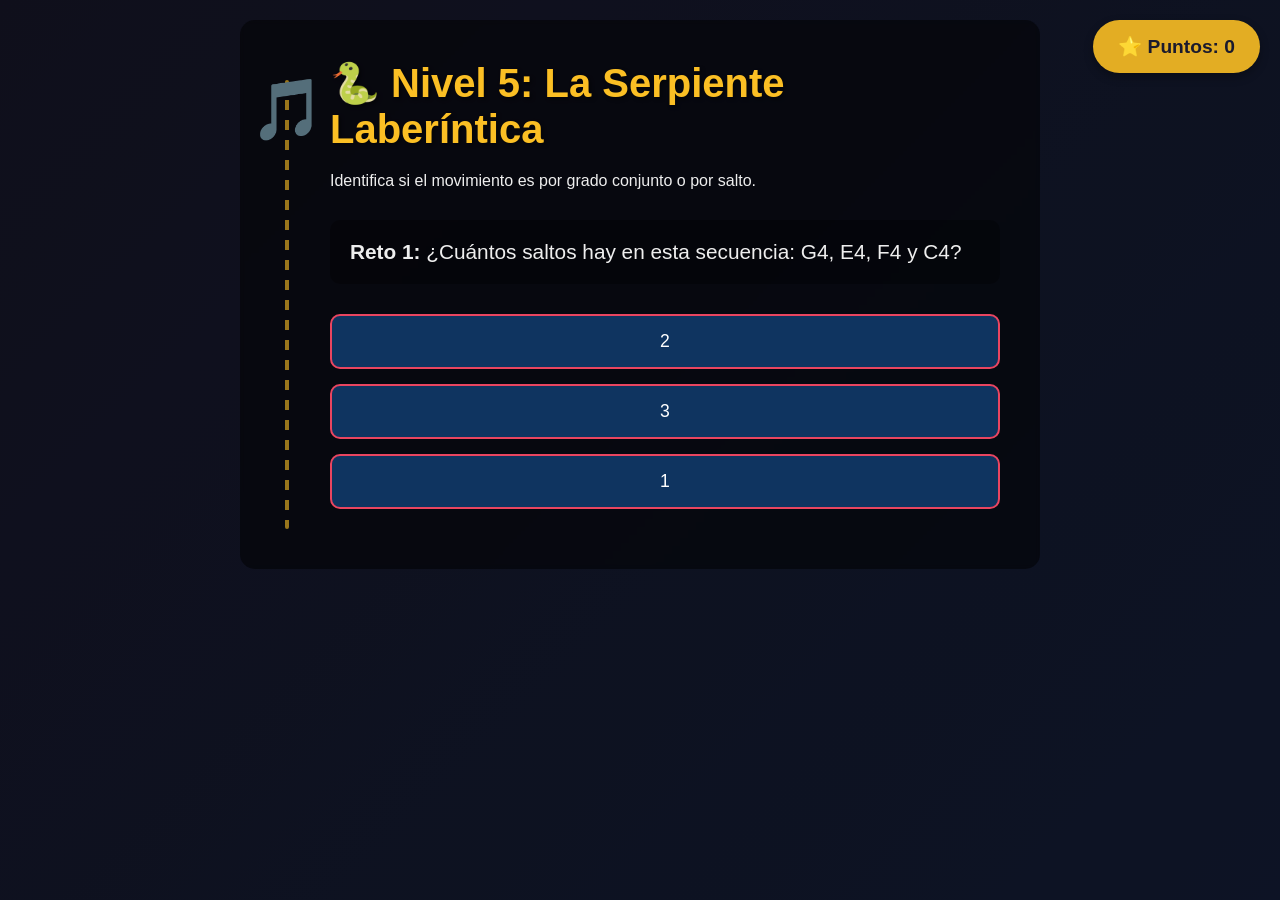
<file: nivel5.html>
<!DOCTYPE html>
<html lang="es">
<head>
  <meta charset="UTF-8">
  <title>Nivel 5 - La Serpiente Laberíntica</title>
  <link rel="stylesheet" href="estilo.css">
</head>
<body>
  <div class="fondo-parallax fondo-laberinto-bg" id="fondo-parallax"></div>
  
  <div class="puntos">⭐ Puntos: <span id="puntos">0</span></div>
  <div class="nivel-contenido">
    <div class="sendero"></div>
    <div class="avatar-container" id="avatar-container">
      <div class="avatar-bubble" id="avatar-bubble">¡Sigue a la serpiente!</div>
      <div class="avatar" id="avatar">🎵</div>
    </div>
    <h1>🐍 Nivel 5: La Serpiente Laberíntica</h1>
    <p>Identifica si el movimiento es por grado conjunto o por salto.</p>
    <div id="contenedor-preguntas"></div>
    <div id="bloque-final" class="oculto botones">
      <a href="index.html" class="btn btn-volver">← Volver al mapa</a>
      <a href="nivel6.html" class="btn btn-siguiente">¡Nivel Completado! Ir al JEFE FINAL →</a>
    </div>
  </div>

  <script>
    const nivelActual = 5;
    const enlaceClassroom = "https://docs.google.com/presentation/d/1QeNvuWxr3uY22ZMqM5e7ix5_cKOWiF06-I0p5a7ZX48/edit?usp=sharing";
    const banco = [
      {id: '5_1', p: 'Si el intervalo es de segunda, el movimiento melódico es por:', c: 'Grado conjunto', i1: 'Grado disjunto', i2: 'Unísono'},
      {id: '5_2', p: 'Si el intervalo es de mayor el de segunda, el movimiento melódico es por:', c: 'Salto', i1: 'Grado conjunto', i2: 'Unísono'},
      {id: '5_3', p: 'El movimiento melódico de D4 a E4, es por:', c: 'Grado conjunto', i1: 'Salto', i2: 'Segunda'},
      {id: '5_4', p: 'El movimiento melódico de G4 a C5 se llama:', c: 'Salto', i1: 'Grado conjunto', i2: 'Quinta ascendente'},
      {id: '5_5', p: 'Un ejemplo de grado conjunto ascendente es:', c: 'De E4 a F4', i1: 'De E4 a D4', i2: 'De G4 a D4'},
      {id: '5_6', p: 'Un ejemplo de grado conjunto descendente es:', c: 'De E4 a D4', i1: 'De E4 a F4', i2: 'De G4 a D4'},
      {id: '5_7', p: '¿Cuántos grados conjuntos hay en esta secuencia: D4, E4, F4 y C4?', c: '3', i1: '2', i2: '4'},
      {id: '5_8', p: '¿Cuántos saltos hay en esta secuencia: G4, E4, F4 y C4?', c: '2', i1: '3', i2: '1'},
      {id: '5_9', p: 'Todos los intervalos de segunda forman:', c: 'Grado conjunto', i1: 'Salto', i2: 'Unísono'},
      {id: '5_10', p: 'Todos los intervalos mayores a segunda forman:', c: 'Salto', i1: 'Grado conjunto', i2: 'Unísono'}
    ];

    let puntos = parseInt(localStorage.getItem('puntosMusica1') || '0');
    document.getElementById('puntos').textContent = puntos;

    let seleccionadas = JSON.parse(localStorage.getItem(`n${nivelActual}_sel`) || 'null');
    if (!seleccionadas) {
      seleccionadas = [...banco].sort(() => 0.5 - Math.random()).slice(0, 3).map(q => q.id);
      localStorage.setItem(`n${nivelActual}_sel`, JSON.stringify(seleccionadas));
    }

    let respondidas = JSON.parse(localStorage.getItem(`n${nivelActual}_resp`) || '[]');
    let intentosSesion = {};

    const contenedor = document.getElementById('contenedor-preguntas');
    let ultimaPreguntaRespondida = 0;

    seleccionadas.forEach((id, idx) => {
      const q = banco.find(x => x.id === id);
      const yaRespondida = respondidas.includes(id);
      const opciones = [q.c, q.i1, q.i2].sort(() => 0.5 - Math.random());
      let opcionesHTML = '';
      opciones.forEach(op => {
        const esCorrecta = (op === q.c);
        const clase = yaRespondida && esCorrecta ? 'opcion correcta' : 'opcion';
        opcionesHTML += `<button class="${clase}" onclick="verificar(this, ${esCorrecta}, ${idx+1}, '${id}')" ${yaRespondida ? 'disabled' : ''}>${op}</button>`;
      });
      const div = document.createElement('div');
      div.id = `bloque-pregunta-${idx+1}`;
      div.className = (idx === 0 || yaRespondida) ? '' : 'oculto';
      div.innerHTML = `<div class="pregunta"><strong>Reto ${idx+1}:</strong> ${q.p}</div><div class="opciones">${opcionesHTML}</div><div id="mensaje${idx+1}" class="mensaje ${yaRespondida ? 'exito' : ''}">${yaRespondida ? '✅ ¡Ya completado!' : ''}</div>`;
      contenedor.appendChild(div);
      if (yaRespondida) ultimaPreguntaRespondida = idx + 1;
    });

    setTimeout(() => {
      const avatarContainer = document.getElementById('avatar-container');
      if (ultimaPreguntaRespondida > 0) {
        const bloque = document.getElementById(`bloque-pregunta-${ultimaPreguntaRespondida}`);
        if (bloque) avatarContainer.style.top = (bloque.offsetTop - 10) + 'px';
      }
      const todasRespondidas = seleccionadas.every(selId => respondidas.includes(selId));
      if (todasRespondidas) {
        document.getElementById('bloque-final').classList.remove('oculto');
        const bloqueFinal = document.getElementById('bloque-final');
        avatarContainer.style.top = (bloqueFinal.offsetTop - 10) + 'px';
      }
      actualizarFondo();
    }, 300);

    function moverAvatarA(bloqueId) {
      const avatarContainer = document.getElementById('avatar-container');
      const bloque = document.getElementById(bloqueId);
      const bubble = document.getElementById('avatar-bubble');
      avatarContainer.classList.add('caminando');
      bubble.textContent = 'Caminando...'; bubble.classList.add('show');
      setTimeout(() => {
        avatarContainer.style.top = (bloque.offsetTop - 10) + 'px';
        actualizarFondo();
        setTimeout(() => { avatarContainer.classList.remove('caminando'); bubble.textContent = '¡Llegamos!'; setTimeout(() => bubble.classList.remove('show'), 2000); }, 1500);
      }, 100);
    }

    function verificar(boton, esCorrecta, numPregunta, idPregunta) {
      intentosSesion[idPregunta] = (intentosSesion[idPregunta] || 0) + 1;
      const mensaje = document.getElementById(`mensaje${numPregunta}`);
      const opciones = boton.parentElement.querySelectorAll('.opcion');
      const avatar = document.getElementById('avatar');
      const bubble = document.getElementById('avatar-bubble');
      const q = banco.find(x => x.id === idPregunta);

      if (esCorrecta) {
        boton.classList.add('correcta'); mensaje.className = 'mensaje exito'; mensaje.innerHTML = '✅ ¡Correcto! +10 puntos';
        if (!respondidas.includes(idPregunta)) {
          puntos += 10;
          respondidas.push(idPregunta);
          localStorage.setItem('puntosMusica1', puntos);
          localStorage.setItem(`n${nivelActual}_resp`, JSON.stringify(respondidas));
          document.getElementById('puntos').textContent = puntos;
        }
        avatar.classList.add('happy'); bubble.textContent = '¡Excelente! '; bubble.classList.add('show');
        setTimeout(() => { avatar.classList.remove('happy'); bubble.classList.remove('show'); }, 2000);
        opciones.forEach(op => op.disabled = true);
        const todas = seleccionadas.every(selId => respondidas.includes(selId));
        if (todas) {
          document.getElementById('bloque-final').classList.remove('oculto');
          moverAvatarA('bloque-final');
        } else {
          document.getElementById(`bloque-pregunta-${numPregunta+1}`).classList.remove('oculto');
          moverAvatarA(`bloque-pregunta-${numPregunta+1}`);
        }
      } else {
        boton.classList.add('incorrecta'); boton.disabled = true;
        if (intentosSesion[idPregunta] >= 2) {
          mensaje.className = 'mensaje error'; mensaje.innerHTML = `⚠️ Necesitas un repaso. <br><a href="${enlaceClassroom}" target="_blank" style="color:#fbbf24; text-decoration:underline; font-weight:bold;"> Haz clic aquí para revisar el material</a>.`;
          if (!respondidas.includes(idPregunta)) {
            respondidas.push(idPregunta);
            localStorage.setItem(`n${nivelActual}_resp`, JSON.stringify(respondidas));
          }
          opciones.forEach(op => { op.disabled = true; if (op.textContent === q.c) op.classList.add('correcta'); });
          const todas = seleccionadas.every(selId => respondidas.includes(selId));
          if (todas) {
            document.getElementById('bloque-final').classList.remove('oculto');
            moverAvatarA('bloque-final');
          } else {
            document.getElementById(`bloque-pregunta-${numPregunta+1}`).classList.remove('oculto');
            moverAvatarA(`bloque-pregunta-${numPregunta+1}`);
          }
        } else {
          mensaje.className = 'mensaje error'; mensaje.innerHTML = '❌ Incorrecto. ¡Elige otra opción!';
        }
        avatar.classList.add('sad'); bubble.textContent = '¡Tú puedes! 💪'; bubble.classList.add('show');
        setTimeout(() => { avatar.classList.remove('sad'); bubble.classList.remove('show'); }, 2500);
      }
    }

    function actualizarFondo() {
      const avatar = document.getElementById('avatar-container');
      const fondo = document.getElementById('fondo-parallax');
      if (avatar && fondo) {
        const posicionAvatar = avatar.offsetTop;
        const desplazamiento = -(posicionAvatar * 0.3);
        fondo.style.transform = `translateY(${desplazamiento}px)`;
      }
    }
    window.addEventListener('load', actualizarFondo);
    window.addEventListener('resize', actualizarFondo);
  </script>
</body>
</html>
</file>
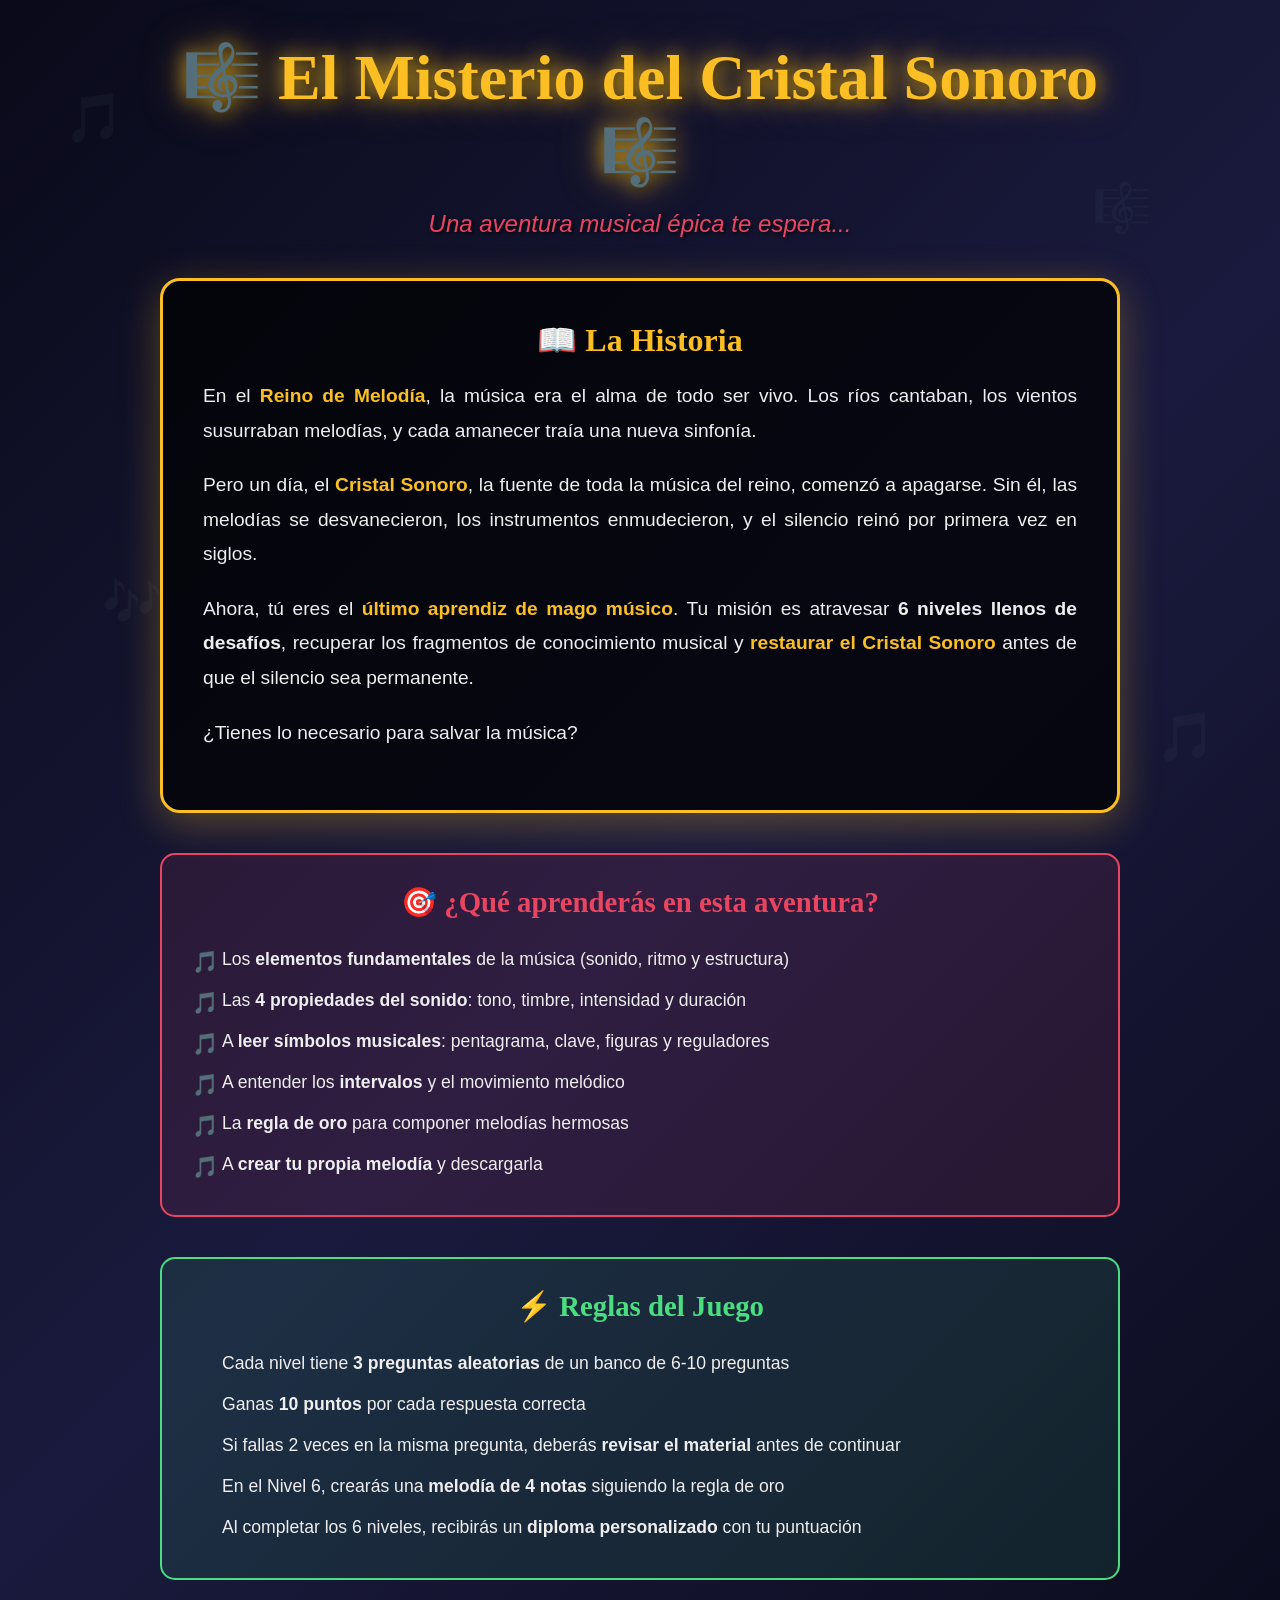
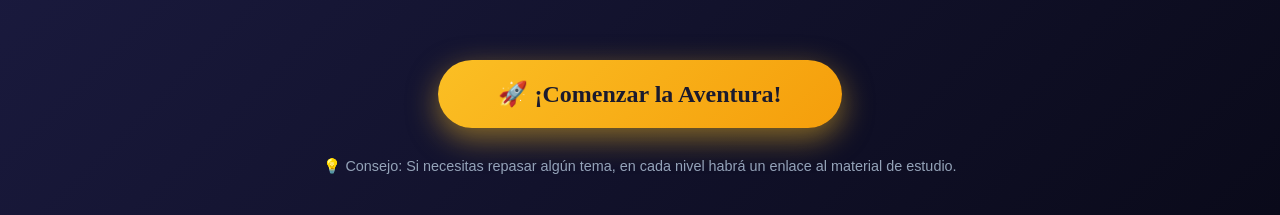
<file: portada.html>
<!DOCTYPE html>
<html lang="es">
<head>
  <meta charset="UTF-8">
  <title>El Misterio del Cristal Sonoro - Introducción</title>
  <link rel="stylesheet" href="estilo.css">
  <style>
    body {
      background: linear-gradient(135deg, #0a0a1a 0%, #1a1a3e 50%, #0a0a1a 100%);
      min-height: 100vh;
      padding: 0;
      overflow-x: hidden;
    }
    
    .portada-container {
      max-width: 1000px;
      margin: 0 auto;
      padding: 40px 20px;
      text-align: center;
      position: relative;
    }
    
    .titulo-epico {
      font-size: 4em;
      color: #fbbf24;
      margin-bottom: 20px;
      text-shadow: 
        0 0 20px rgba(251, 191, 36, 0.8),
        0 0 40px rgba(251, 191, 36, 0.5),
        3px 3px 6px rgba(0,0,0,0.8);
      animation: brillar 2s ease-in-out infinite alternate;
      font-family: 'Georgia', serif;
    }
    
    @keyframes brillar {
      from { text-shadow: 0 0 20px rgba(251, 191, 36, 0.8), 0 0 40px rgba(251, 191, 36, 0.5); }
      to { text-shadow: 0 0 30px rgba(251, 191, 36, 1), 0 0 60px rgba(251, 191, 36, 0.8), 0 0 80px rgba(251, 191, 36, 0.4); }
    }
    
    .subtitulo {
      font-size: 1.5em;
      color: #e94560;
      margin-bottom: 40px;
      font-style: italic;
      text-shadow: 2px 2px 4px rgba(0,0,0,0.8);
    }
    
    .historia-box {
      background: rgba(0, 0, 0, 0.7);
      border: 3px solid #fbbf24;
      border-radius: 20px;
      padding: 40px;
      margin: 40px 0;
      text-align: left;
      box-shadow: 0 10px 40px rgba(251, 191, 36, 0.3);
    }
    
    .historia-box h2 {
      font-size: 2em;
      color: #fbbf24;
      margin-bottom: 20px;
      text-align: center;
      font-family: 'Georgia', serif;
    }
    
    .historia-box p {
      font-size: 1.2em;
      color: #eee;
      line-height: 1.8;
      margin-bottom: 20px;
      text-align: justify;
    }
    
    .historia-box .destacado {
      color: #fbbf24;
      font-weight: bold;
    }
    
    .objetivos-box {
      background: rgba(233, 69, 96, 0.1);
      border: 2px solid #e94560;
      border-radius: 15px;
      padding: 30px;
      margin: 40px 0;
    }
    
    .objetivos-box h2 {
      font-size: 1.8em;
      color: #e94560;
      margin-bottom: 20px;
      font-family: 'Georgia', serif;
    }
    
    .objetivos-lista {
      list-style: none;
      padding: 0;
      text-align: left;
    }
    
    .objetivos-lista li {
      font-size: 1.1em;
      color: #eee;
      padding: 10px 0;
      padding-left: 30px;
      position: relative;
    }
    
    .objetivos-lista li::before {
      content: '🎵';
      position: absolute;
      left: 0;
      font-size: 1.2em;
    }
    
    .reglas-box {
      background: rgba(74, 222, 128, 0.1);
      border: 2px solid #4ade80;
      border-radius: 15px;
      padding: 30px;
      margin: 40px 0;
    }
    
    .reglas-box h2 {
      font-size: 1.8em;
      color: #4ade80;
      margin-bottom: 20px;
      font-family: 'Georgia', serif;
    }
    
    .reglas-lista {
      list-style: none;
      padding: 0;
      text-align: left;
    }
    
    .reglas-lista li {
      font-size: 1.1em;
      color: #eee;
      padding: 10px 0;
      padding-left: 30px;
      position: relative;
    }
    
    .reglas-lista li::before {
      content: '';
      position: absolute;
      left: 0;
      font-size: 1.2em;
    }
    
    .btn-comenzar {
      background: linear-gradient(135deg, #fbbf24 0%, #f59e0b 100%);
      color: #1a1a2e;
      border: none;
      padding: 20px 60px;
      border-radius: 50px;
      font-size: 1.5em;
      font-weight: bold;
      cursor: pointer;
      margin-top: 40px;
      transition: all 0.3s;
      box-shadow: 0 10px 30px rgba(251, 191, 36, 0.5);
      font-family: 'Georgia', serif;
      text-decoration: none;
      display: inline-block;
    }
    
    .btn-comenzar:hover {
      transform: translateY(-5px) scale(1.05);
      box-shadow: 0 15px 40px rgba(251, 191, 36, 0.8);
    }
    
    .decoracion-musical {
      position: fixed;
      font-size: 3em;
      opacity: 0.1;
      pointer-events: none;
      animation: flotar 6s ease-in-out infinite;
    }
    
    .decoracion-musical:nth-child(1) { top: 10%; left: 5%; animation-delay: 0s; }
    .decoracion-musical:nth-child(2) { top: 20%; right: 10%; animation-delay: 1s; }
    .decoracion-musical:nth-child(3) { bottom: 30%; left: 8%; animation-delay: 2s; }
    .decoracion-musical:nth-child(4) { bottom: 15%; right: 5%; animation-delay: 3s; }
    
    @keyframes flotar {
      0%, 100% { transform: translateY(0) rotate(0deg); }
      50% { transform: translateY(-20px) rotate(10deg); }
    }
  </style>
</head>
<body>
  <!-- Decoraciones musicales flotantes -->
  <div class="decoracion-musical">🎵</div>
  <div class="decoracion-musical">🎼</div>
  <div class="decoracion-musical">🎶</div>
  <div class="decoracion-musical">🎵</div>
  
  <div class="portada-container">
    <h1 class="titulo-epico">🎼 El Misterio del Cristal Sonoro 🎼</h1>
    <div class="subtitulo">Una aventura musical épica te espera...</div>
    
    <div class="historia-box">
      <h2>📖 La Historia</h2>
      <p>
        En el <span class="destacado">Reino de Melodía</span>, la música era el alma de todo ser vivo. 
        Los ríos cantaban, los vientos susurraban melodías, y cada amanecer traía una nueva sinfonía.
      </p>
      <p>
        Pero un día, el <span class="destacado">Cristal Sonoro</span>, la fuente de toda la música del reino, 
        comenzó a apagarse. Sin él, las melodías se desvanecieron, los instrumentos enmudecieron, 
        y el silencio reinó por primera vez en siglos.
      </p>
      <p>
        Ahora, tú eres el <span class="destacado">último aprendiz de mago músico</span>. Tu misión es 
        atravesar <strong>6 niveles llenos de desafíos</strong>, recuperar los fragmentos de conocimiento 
        musical y <span class="destacado">restaurar el Cristal Sonoro</span> antes de que el silencio 
        sea permanente.
      </p>
      <p>
        ¿Tienes lo necesario para salvar la música? 
      </p>
    </div>
    
    <div class="objetivos-box">
      <h2>🎯 ¿Qué aprenderás en esta aventura?</h2>
      <ul class="objetivos-lista">
        <li>Los <strong>elementos fundamentales</strong> de la música (sonido, ritmo y estructura)</li>
        <li>Las <strong>4 propiedades del sonido</strong>: tono, timbre, intensidad y duración</li>
        <li>A <strong>leer símbolos musicales</strong>: pentagrama, clave, figuras y reguladores</li>
        <li>A entender los <strong>intervalos</strong> y el movimiento melódico</li>
        <li>La <strong>regla de oro</strong> para componer melodías hermosas</li>
        <li>A <strong>crear tu propia melodía</strong> y descargarla</li>
      </ul>
    </div>
    
    <div class="reglas-box">
      <h2>⚡ Reglas del Juego</h2>
      <ul class="reglas-lista">
        <li>Cada nivel tiene <strong>3 preguntas aleatorias</strong> de un banco de 6-10 preguntas</li>
        <li>Ganas <strong>10 puntos</strong> por cada respuesta correcta</li>
        <li>Si fallas 2 veces en la misma pregunta, deberás <strong>revisar el material</strong> antes de continuar</li>
        <li>En el Nivel 6, crearás una <strong>melodía de 4 notas</strong> siguiendo la regla de oro</li>
        <li>Al completar los 6 niveles, recibirás un <strong>diploma personalizado</strong> con tu puntuación</li>
      </ul>
    </div>
    
    <a href="index.html" class="btn-comenzar">
      🚀 ¡Comenzar la Aventura!
    </a>
    
    <p style="margin-top: 30px; color: #94a3b8; font-size: 0.9em;">
      💡 Consejo: Si necesitas repasar algún tema, en cada nivel habrá un enlace al material de estudio.
    </p>
  </div>
</body>
</html>
</file>
<file: estilo.css>
* {
  margin: 0;
  padding: 0;
  box-sizing: border-box;
}

body {
  font-family: 'Segoe UI', Tahoma, Geneva, Verdana, sans-serif;
  background: linear-gradient(135deg, #1a1a2e 0%, #16213e 100%);
  color: #eee;
  min-height: 100vh;
  padding: 20px;
}

.contenedor {
  max-width: 1000px;
  margin: 0 auto;
  text-align: center;
}

h1 {
  font-size: 2.5em;
  margin-bottom: 20px;
  color: #fbbf24;
  text-shadow: 2px 2px 4px rgba(0,0,0,0.5);
}

.intro {
  font-size: 1.2em;
  margin-bottom: 40px;
  color: #cbd5e1;
}

.niveles {
  display: grid;
  grid-template-columns: repeat(auto-fit, minmax(250px, 1fr));
  gap: 20px;
  margin-top: 30px;
}

.nivel {
  background: rgba(255,255,255,0.1);
  border: 2px solid #e94560;
  border-radius: 15px;
  padding: 30px 20px;
  text-decoration: none;
  color: white;
  transition: all 0.3s;
  cursor: pointer;
}

.nivel:hover {
  background: rgba(233, 69, 96, 0.3);
  transform: translateY(-5px);
  box-shadow: 0 10px 20px rgba(233, 69, 96, 0.4);
}

.nivel-numero {
  font-size: 3em;
  font-weight: bold;
  color: #fbbf24;
  margin-bottom: 10px;
}

.nivel-titulo {
  font-size: 1.3em;
  font-weight: bold;
  margin-bottom: 10px;
}

.nivel-desc {
  font-size: 0.9em;
  color: #94a3b8;
}

/* =========================================
   CONTENIDO DEL NIVEL (unificado)
   ========================================= */
.nivel-contenido {
  position: relative;
  max-width: 800px;
  margin: 0 auto;
  background: rgba(0, 0, 0, 0.5);
  backdrop-filter: blur(2px);
  padding: 40px 40px 40px 90px;
  border-radius: 15px;
}

/* =========================================
   SENDERO Y PREGUNTAS
   ========================================= */
.sendero {
  position: absolute;
  left: 45px;
  top: 60px;
  bottom: 40px;
  width: 4px;
  background: repeating-linear-gradient(
    to bottom,
    #fbbf24 0,
    #fbbf24 10px,
    transparent 10px,
    transparent 20px
  );
  border-radius: 2px;
  opacity: 0.6;
  z-index: 1;
}

.pregunta {
  font-size: 1.3em;
  margin: 30px 0;
  padding: 20px;
  background: rgba(0,0,0,0.3);
  border-radius: 10px;
  position: relative;
  z-index: 2;
}

.opciones {
  display: flex;
  flex-direction: column;
  gap: 15px;
  margin: 20px 0;
}

.opcion {
  background: #0f3460;
  border: 2px solid #e94560;
  color: white;
  padding: 15px 20px;
  border-radius: 10px;
  cursor: pointer;
  font-size: 1.1em;
  transition: all 0.3s;
}

.opcion:hover {
  background: #e94560;
  transform: scale(1.02);
}

.opcion.correcta {
  background: #4ade80;
  border-color: #22c55e;
}

.opcion.incorrecta {
  background: #f87171;
  border-color: #ef4444;
}

.mensaje {
  margin-top: 20px;
  padding: 20px;
  border-radius: 10px;
  font-size: 1.2em;
  display: none;
}

.mensaje.exito {
  background: rgba(74, 222, 128, 0.2);
  border: 2px solid #4ade80;
  color: #4ade80;
  display: block;
}

.mensaje.error {
  background: rgba(248, 113, 113, 0.2);
  border: 2px solid #f87171;
  color: #f87171;
  display: block;
}

/* =========================================
   BOTONES
   ========================================= */
.botones {
  margin-top: 30px;
  display: flex;
  gap: 15px;
  justify-content: center;
}

.btn {
  background: #e94560;
  color: white;
  border: none;
  padding: 12px 30px;
  border-radius: 8px;
  font-size: 1em;
  cursor: pointer;
  text-decoration: none;
  display: inline-block;
  transition: all 0.3s;
}

.btn:hover {
  background: #ff6b81;
  transform: translateY(-2px);
}

.btn-volver {
  background: #64748b;
}

.btn-siguiente {
  background: #4ade80;
}

/* =========================================
   PUNTUACIÓN
   ========================================= */
.puntos {
  position: fixed;
  top: 20px;
  right: 20px;
  background: rgba(251, 191, 36, 0.9);
  color: #1a1a2e;
  padding: 15px 25px;
  border-radius: 50px;
  font-weight: bold;
  font-size: 1.2em;
  box-shadow: 0 4px 10px rgba(0,0,0,0.3);
  z-index: 100;
}

/* =========================================
   DIPLOMA
   ========================================= */
.diploma {
  background: linear-gradient(135deg, #fbbf24 0%, #f59e0b 100%);
  color: #1a1a2e;
  padding: 40px;
  border-radius: 20px;
  text-align: center;
  margin: 40px auto;
  max-width: 600px;
  box-shadow: 0 10px 30px rgba(251, 191, 36, 0.5);
}

.diploma h1 {
  color: #1a1a2e;
  font-size: 2.5em;
  margin-bottom: 20px;
}

.diploma .puntos-final {
  font-size: 4em;
  font-weight: bold;
  color: #e94560;
  margin: 20px 0;
}

.diploma .certificado {
  background: white;
  padding: 30px;
  border-radius: 15px;
  margin-top: 30px;
  border: 3px solid #1a1a2e;
}

/* =========================================
   PENTAGRAMA VISUAL
   ========================================= */
#pentagrama-visual {
  background: white;
  padding: 20px;
  border-radius: 10px;
  margin: 20px 0;
  min-height: 150px;
}

/* =========================================
   AVATAR
   ========================================= */
.avatar-container {
  position: absolute;
  left: 10px;
  top: 60px;
  transition: top 1.5s ease-in-out;
  z-index: 10;
}

.avatar {
  font-size: 60px;
  line-height: 1;
  display: block;
  width: 70px;
  height: 70px;
  text-align: center;
}

.avatar-container.caminando {
  animation: caminar 0.4s infinite alternate;
}

@keyframes caminar {
  0% { transform: translateY(0) rotate(-5deg); }
  100% { transform: translateY(-8px) rotate(5deg); }
}

.avatar.happy {
  animation: jump 0.6s ease;
}

@keyframes jump {
  0%, 100% { transform: translateY(0) rotate(0deg); }
  25% { transform: translateY(-20px) rotate(-10deg); }
  50% { transform: translateY(-20px) rotate(10deg); }
  75% { transform: translateY(-10px) rotate(-5deg); }
}

.avatar.sad {
  animation: shake 0.5s ease;
}

@keyframes shake {
  0%, 100% { transform: translateX(0); }
  25% { transform: translateX(-8px) rotate(-5deg); }
  75% { transform: translateX(8px) rotate(5deg); }
}

.avatar-bubble {
  position: absolute;
  bottom: 75px;
  left: 0;
  background: white;
  color: #1a1a2e;
  padding: 10px 15px;
  border-radius: 15px;
  font-size: 0.85em;
  width: 160px;
  box-shadow: 0 4px 10px rgba(0,0,0,0.3);
  opacity: 0;
  transition: opacity 0.3s;
  font-weight: bold;
}

.avatar-bubble.show {
  opacity: 1;
}

.avatar-bubble::after {
  content: '';
  position: absolute;
  bottom: -8px;
  left: 25px;
  border-width: 8px 8px 0;
  border-style: solid;
  border-color: white transparent;
}

/* =========================================
   OCULTO
   ========================================= */
.oculto {
  display: none;
}

/* =========================================
   FONDOS PARALLAX POR NIVEL
   ========================================= */

/* Contenedor del fondo parallax */
.fondo-parallax {
  position: fixed;
  top: 0;
  left: 0;
  width: 100%;
  height: 300vh;
  z-index: -1;
  transition: transform 1.5s ease-in-out;
  pointer-events: none;
}

/* Nivel 1: Bosque con imagen real */
.fondo-bosque-bg {
  background: 
    linear-gradient(rgba(0, 0, 0, 0.4), rgba(0, 0, 0, 0.4)),
    url('https://raw.githubusercontent.com/DTIOC/musica1-aventura/main/bosque.jpg');
  background-size: cover;
  background-position: center;
  background-repeat: no-repeat;
}

/* Nivel 2: Torres mágicas (cielo nocturno púrpura) */
.fondo-torres-bg {
  background: linear-gradient(to bottom,
    #0a0014 0%,
    #1a0033 20%,
    #2d0052 40%,
    #4a0080 60%,
    #2d0052 80%,
    #1a0033 100%
  );
}

/* Nivel 3: Biblioteca (madera y cuero) */
.fondo-biblioteca-bg {
  background: 
    linear-gradient(rgba(0, 0, 0, 0.5), rgba(0, 0, 0, 0.5)),
    url('https://raw.githubusercontent.com/DTIOC/musica1-aventura/main/biblioteca.jpg');
  background-size: cover;
  background-position: center;
  background-repeat: no-repeat;
}

/* Nivel 4: Abismo con imagen real */
.fondo-abismo-bg {
  background: 
    linear-gradient(rgba(0, 0, 0, 0.6), rgba(0, 0, 0, 0.6)),
    url('https://raw.githubusercontent.com/DTIOC/musica1-aventura/main/abismo.jpg');
  background-size: cover;
  background-position: center;
  background-repeat: no-repeat;
}

/* Nivel 5: Serpiente con imagen real */
.fondo-laberinto-bg {
  background: 
    linear-gradient(rgba(0, 0, 0, 0.4), rgba(0, 0, 0, 0.4)),
    url('https://raw.githubusercontent.com/DTIOC/musica1-aventura/main/serpiente.jpg');
  background-size: cover;
  background-position: center;
  background-repeat: no-repeat;
}

/* Nivel 6: Forja (fuego y lava) */
.fondo-forja-bg {
  background: 
    linear-gradient(rgba(0, 0, 0, 0.3), rgba(0, 0, 0, 0.3)),
    url('https://raw.githubusercontent.com/DTIOC/musica1-aventura/main/cristal.jpg');
  background-size: cover;
  background-position: center;
  background-repeat: no-repeat;
}
}
/* =========================================
   TORRES DEL NIVEL 2
   ========================================= */

.torre {
   position: fixed;
  width: 250px; /* Más grandes (de 120px a 250px) */
  height: auto;
  opacity: 0.15; /* Más transparentes para no interferir con el texto */
  transition: opacity 1s ease-in-out, transform 1s ease-in-out;
  z-index: 0; /* Detrás del contenido */
  filter: drop-shadow(0 4px 8px rgba(0,0,0,0.5));
  pointer-events: none; /* Para que no interfieran con los clics */
}

.torre.visible {
  opacity: 0.25; /* Un poco más visibles cuando aparecen */
}

.torre-1 {
  left: 5%;
  top: 10%;
  transform: rotate(-5deg);
}

.torre-2 {
  right: 5%;
  top: 25%;
  transform: rotate(5deg);
}

.torre-3 {
  left: 3%;
  top: 50%;
  transform: rotate(-3deg);
}

.torre-4 {
  right: 3%;
  top: 70%;
  transform: rotate(5deg);
}

/* Ajustar el contenedor para que el contenido tenga prioridad */
.nivel-contenido.torres-nivel {
  max-width: 800px;
  padding: 40px 40px 40px 90px;
  position: relative;
  z-index: 1; /* Encima de las torres */
  background: rgba(0, 0, 0, 0.7); /* Más oscuro para contraste */
  backdrop-filter: blur(3px); /* Más desenfoque */
}

/* Aumentar el z-index del avatar y sendero */
.avatar-container {
  z-index: 2; /* Encima de todo */
}

.sendero {
  z-index: 1;
}
/* =========================================
   DIPLOMA CON PERGAMINO
   ========================================= */

.diploma-pergamino {
  background: 
    linear-gradient(rgba(255, 255, 255, 0.9), rgba(255, 255, 255, 0.9)),
    url('https://raw.githubusercontent.com/DTIOC/musica1-aventura/main/pergamino.png');
  background-size: contain;
  background-position: center;
  background-repeat: no-repeat;
  padding: 60px 40px;
  max-width: 800px;
  margin: 40px auto;
  position: relative;
  min-height: 600px;
  display: flex;
  flex-direction: column;
  justify-content: center;
  align-items: center;
}

.diploma-pergamino h1 {
  color: #8b4513; /* Marrón oscuro */
  font-size: 3em;
  margin-bottom: 30px;
  text-shadow: 2px 2px 4px rgba(0,0,0,0.2);
  font-family: 'Georgia', serif;
}

.diploma-pergamino .puntos-final {
  font-size: 5em;
  font-weight: bold;
  color: #d4af37; /* Dorado */
  margin: 20px 0;
  text-shadow: 2px 2px 4px rgba(0,0,0,0.3);
}

.diploma-pergamino .certificado-text {
  font-size: 1.3em;
  color: #5c4033; /* Marrón medio */
  text-align: center;
  line-height: 1.6;
  font-family: 'Georgia', serif;
  margin: 20px 0;
}

.diploma-pergamino .nombre-estudiante {
  font-size: 2.5em;
  color: #8b4513;
  font-weight: bold;
  font-family: 'Georgia', serif;
  margin: 30px 0;
  border-bottom: 3px solid #d4af37;
  padding-bottom: 10px;
}

@media print {
  body * {
    visibility: hidden;
  }
  .diploma-pergamino, .diploma-pergamino * {
    visibility: visible;
  }
  .diploma-pergamino {
    position: absolute;
    left: 0;
    top: 0;
    width: 100%;
    margin: 0;
    padding: 40px;
  }
  .btn-imprimir, .btn-volver {
    display: none !important;
  }
}
</file>
